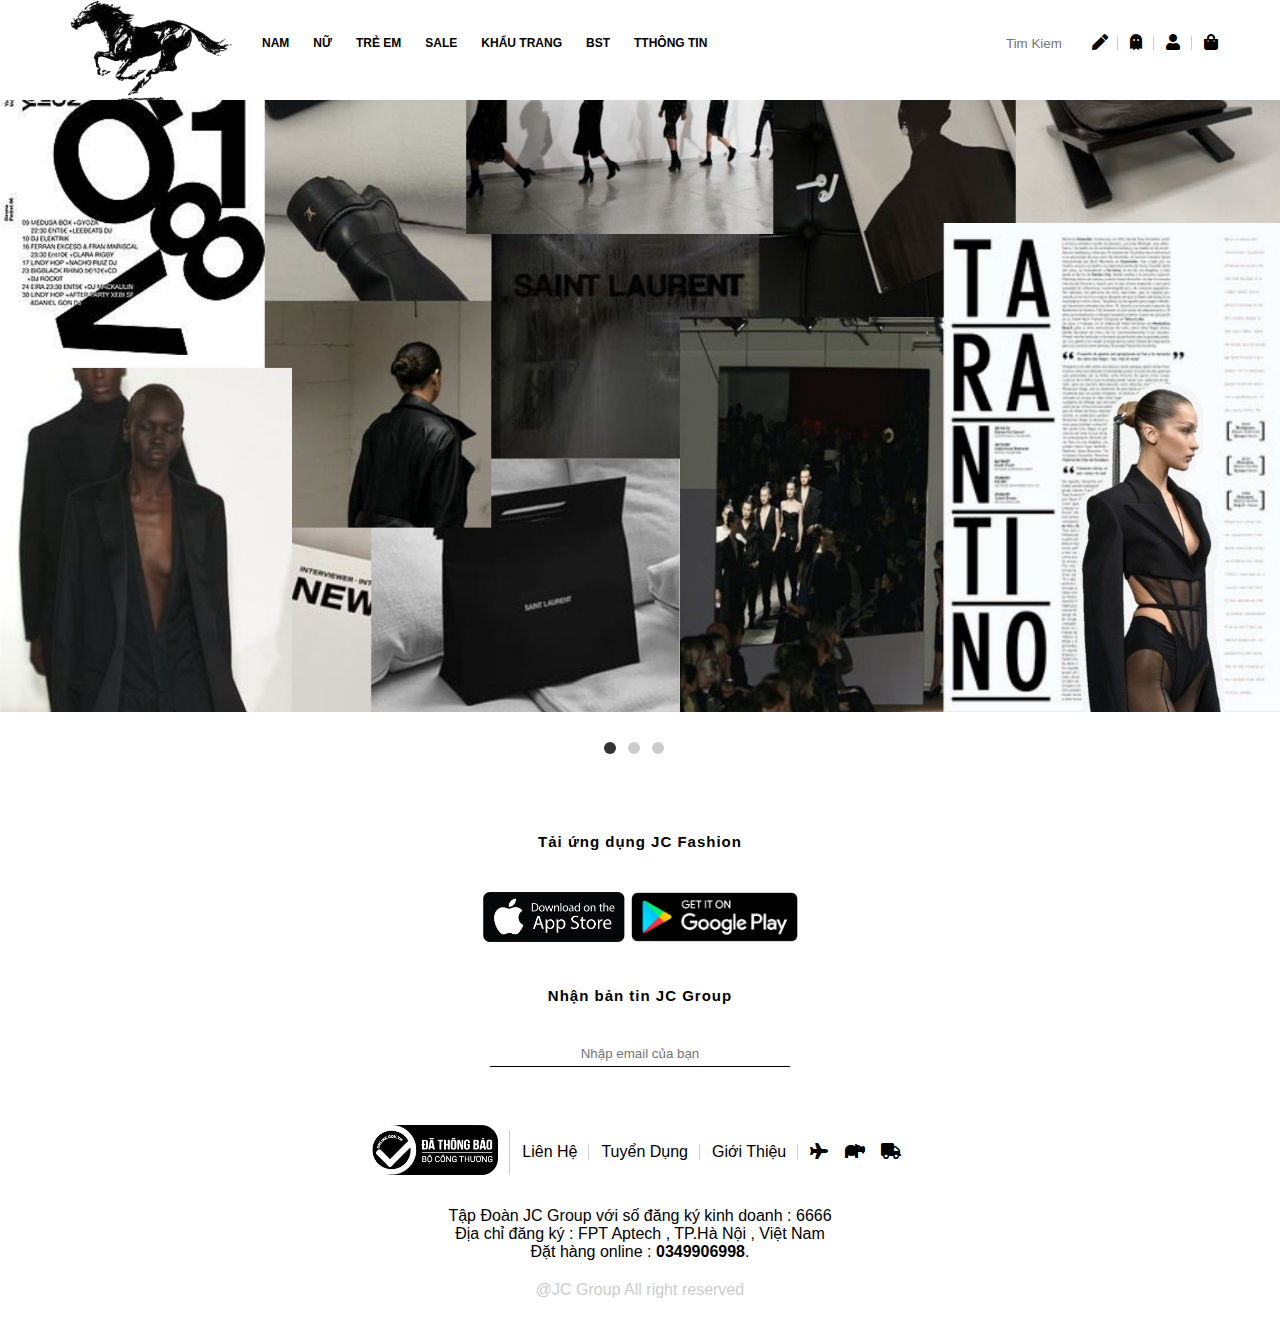
<file: index.html>
<!DOCTYPE html>
<html lang="en">
    <head>
        <meta charset="UTF-8">
        <meta name="viewport" content="width=device-width, initial-scale=1.0">
        <link rel="stylesheet"
            href="https://use.fontawesome.com/releases/v5.15.4/css/all.css">
        <link rel="stylesheet" href="style.css">
        <title>Ira Shop</title>
    </head>
    <body>
        <header>
            <div class="logo">
                <a href="http://127.0.0.1:5501/index.html"><img
                        src="asset/5419e0570de8b6e0cc967b7d3437065e-removebg-preview.png"></a>
            </div>
            <div class="menu">
                <li><a href="http://127.0.0.1:5501/cartegory.html">NAM</a>
                    <ul class="sub-menu">
                        <li><a href>Hàng Mới Về</a></li>
                        <li><a href>Collection</a></li>
                        <li><a href>Áo</a>
                            <ul>
                                <li><a href>Áo sơ mi </a></li>
                                <li><a href>Áo thun</a></li>
                                <li><a href>Áo khoác</a></li>
                                <li><a href>Áo len</a></li>

                            </ul>
                        </li>
                        <li><a href>Quần</a>
                            <ul>
                                <li><a href>Quần jean</a></li>
                                <li><a href>Quần kaki</a></li>
                                <li><a href>Quần lửng</a></li>
                            </ul>
                        </li>

                    </ul>
                </li>
                <li><a href="http://127.0.0.1:5501/womencarte.html">NỮ</a></li>
                <li><a href="http://127.0.0.1:5501/womencarte.html">TRẺ
                        EM</a></li>
                <li><a
                        href="http://127.0.0.1:5501/womencarte.html">SALE</a></li>
                <li><a href="http://127.0.0.1:5501/cartegory.html">KHẨU
                        TRANG</a></li>
                <li><a
                        href="http://127.0.0.1:5501/cartegory.html">BST</a></li>
                <li><a href="http://127.0.0.1:5501/cartegory.html">TTHÔNG
                        TIN</a></li>

            </div>
            <div class="others">
                <li><input placeholder="Tim Kiem" type="text"><i
                        class="fa fa-solid fa-pen"></i></li>
                <li><a class="fa fa-solid fa-ghost" href></a></li>
                <li><a class="fa fa-solid fa-user" href></a></li>
                <li><a class="fa fa-shopping-bag" href></a></li>
            </div>

        </header>
        <!-- --------header end --------- -->
        <section id="Slider">
            <div class="aspect-ratio-169">
                <img src="asset/slide5.jpg" alt>
                <img src="asset/slide6.jpg" alt>
                <img src="asset/slide7.jpg" alt>
            </div>
            <div class="dot-container">
                <div class="dot active"></div>
                <div class="dot"></div>
                <div class="dot"></div>
            </div>
        </section>
        <!-- --------slider end --------- -->
        <section id="app-container">
            <p>Tải ứng dụng JC Fashion</p>
            <div class="app-google">
                <img src="asset/appstore.png">
                <img src="asset/chplay.png">
            </div>
            <p>Nhận bản tin JC Group</p>
            <input type="text" placeholder="Nhập email của bạn">

        </section>
        <!-- --------app end --------- -->
        <div class="footer-top">
            <li><a href><img src="asset/bct.webp" alt></a></li>
            <li><a href>Liên Hệ</a></li>
            <li><a href>Tuyển Dụng</a></li>
            <li><a href>Giới Thiệu</a></li>
            <li>
                <a href class="fa fa-solid fa-plane "></a>
                <a href class="fa fa-solid fa-hippo"></a>
                <a href class="fa fa-solid fa-truck"></a>
            </li>
        </div>
        <div class="footer-center">
            <p>Tập Đoàn JC Group với số đăng ký kinh doanh : 6666 <br>
                Địa chỉ đăng ký : FPT Aptech , TP.Hà Nội , Việt Nam <br>
                Đặt hàng online : <b>0349906998</b>.
            </p>
        </div>
        <div class="footer-bottom">
            @JC Group All right reserved
        </div>
    </body>
    <script src="adu.js">  
    </script>

</html>
</file>
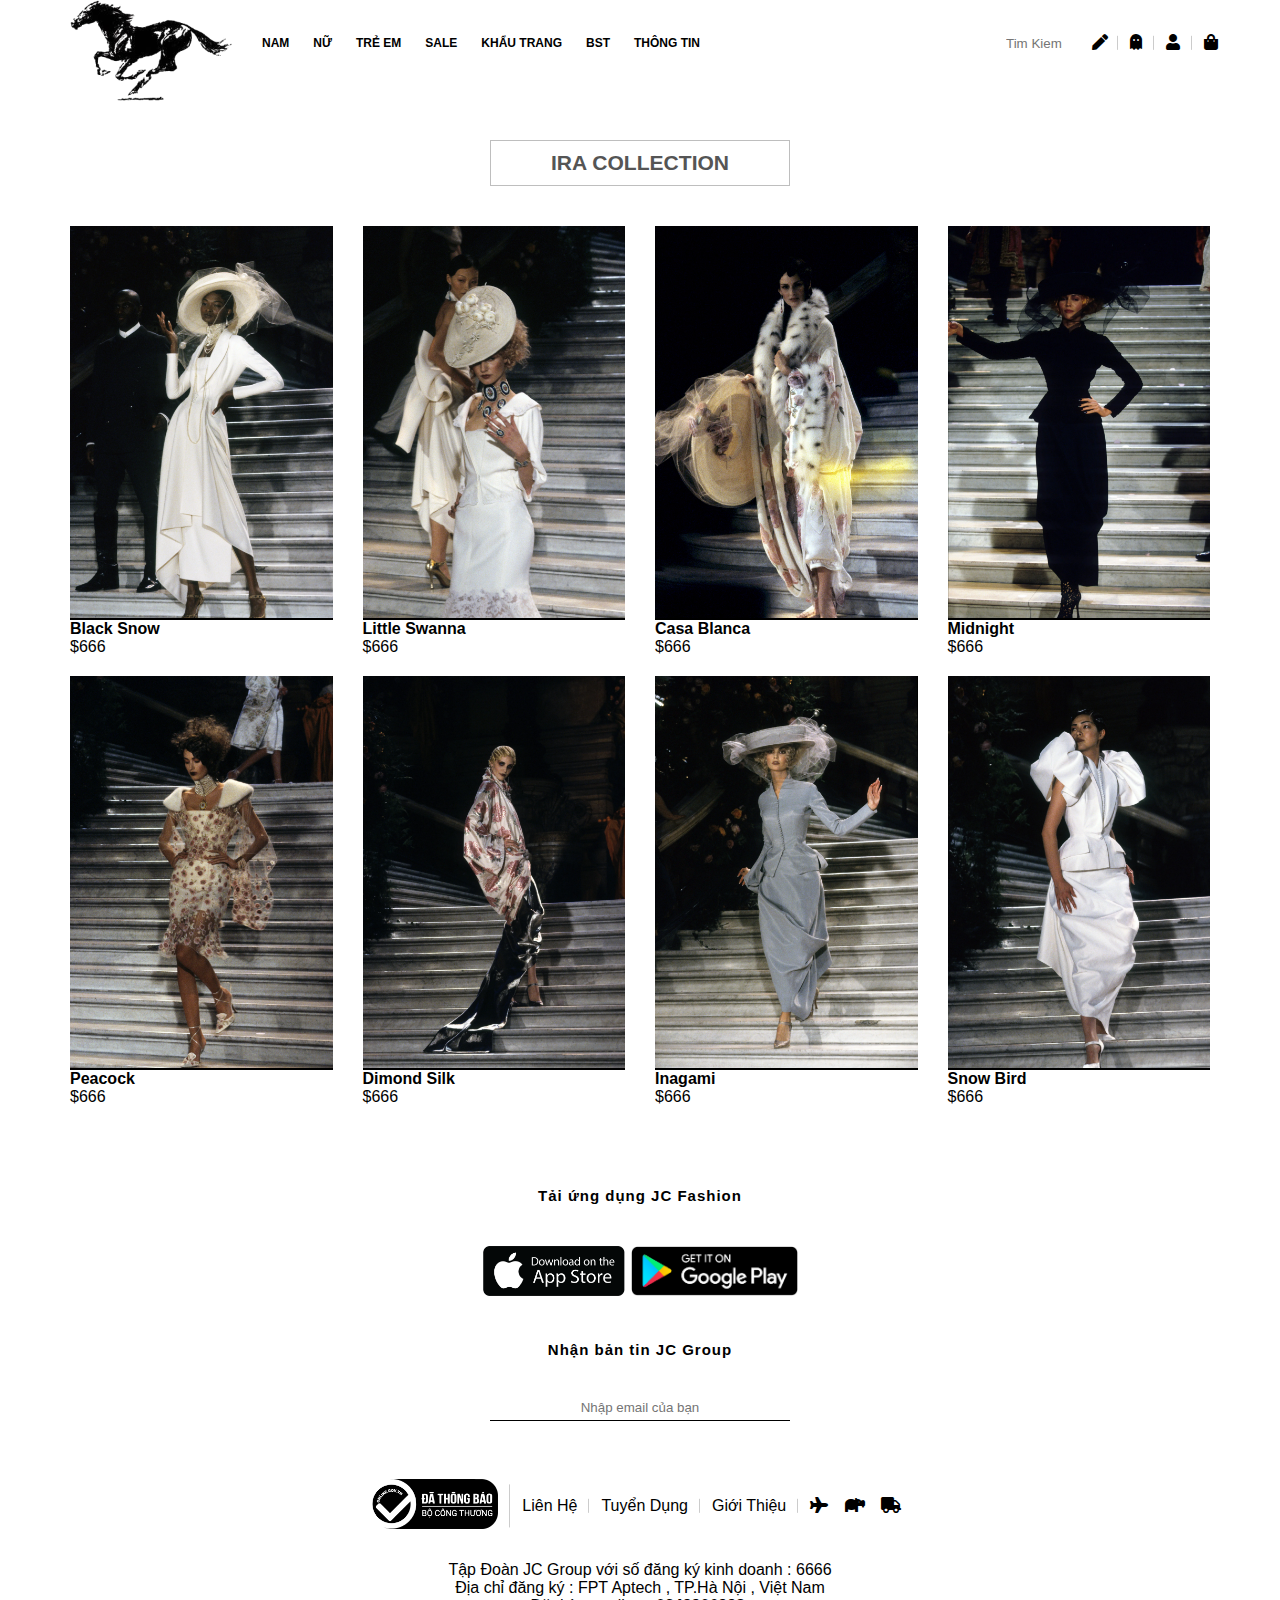
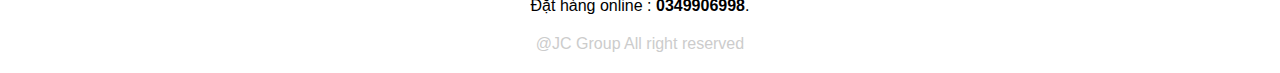
<file: cartegory.html>
<!DOCTYPE html>
<html lang="en">
    <head>
        <meta charset="UTF-8">
        <meta name="viewport" content="width=device-width, initial-scale=1.0">
        <link rel="stylesheet"
            href="https://use.fontawesome.com/releases/v5.15.4/css/all.css">
        <link rel="stylesheet" href="cartegory.css">
        <title>Ira Shop</title>
    </head>
    <body>
        <header>
            <div class="logo">
                <a href="http://127.0.0.1:5501/index.html"><img
                        src="asset/5419e0570de8b6e0cc967b7d3437065e-removebg-preview.png"></a>
            </div>
            <div class="menu">
                <li><a href="http://127.0.0.1:5501/cartegory.html">NAM</a>
                    <ul class="sub-menu">
                        <li><a href>Hàng Mới Về</a></li>
                        <li><a href>Collection</a></li>
                        <li><a href>Áo</a>
                            <ul>
                                <li><a href>Áo sơ mi </a></li>
                                <li><a href>Áo thun</a></li>
                                <li><a href>Áo khoác</a></li>
                                <li><a href>Áo len</a></li>

                            </ul>
                        </li>
                        <li><a href>Quần</a>
                            <ul>
                                <li><a href>Quần jean</a></li>
                                <li><a href>Quần kaki</a></li>
                                <li><a href>Quần lửng</a></li>
                            </ul>
                        </li>

                    </ul>
                </li>
                <li><a href="http://127.0.0.1:5501/womencarte.html">NỮ</a></li>
                <li><a href="http://127.0.0.1:5501/womencarte.html">TRẺ
                        EM</a></li>
                <li><a
                        href="http://127.0.0.1:5501/womencarte.html">SALE</a></li>
                <li><a
                        href="http://127.0.0.1:5501/cartegory.html">KHẨU
                        TRANG</a></li>
                <li><a
                        href="http://127.0.0.1:5501/cartegory.html">BST</a></li>
                <li><a href="http://127.0.0.1:5501/cartegory.html">THÔNG
                        TIN</a></li>

            </div>
            <div class="others">
                <li><input placeholder="Tim Kiem" type="text"><i
                        class="fa fa-solid fa-pen"></i></li>
                <li><a class="fa fa-solid fa-ghost" href></a></li>
                <li><a class="fa fa-solid fa-user" href></a></li>
                <li><a class="fa fa-shopping-bag" href></a></li>
            </div>

        </header>
        <!-- --------header end --------- -->
        <div id="wrapper">
            <div class="headline">
                <h3>Ira collection</h3>
            </div>
            <ul class="products">
                <li>
                    <div class="products-item">
                        <div class="products-top">
                            <a href class="products-thumb">
                                <img
                                    src="asset/CHRISTIAN-DIOR-SPRING-1998-HC-DETAIL-04-DEBRA-SHAW.webp"
                                    alt>
                            </a>
                            <a href class="show-more">SHOW MORE</a>
                        </div>
                        <div class="products-info">

                            <a href="#" class="products-name">Black Snow</a>
                            <div class="products-price">$666</div>
                        </div>
                    </div>
                </li>
                <li>
                    <div class="products-item">
                        <div class="products-top">
                            <a href class="products-thumb">
                                <img
                                    src="asset/CHRISTIAN-DIOR-SPRING-1998-HC-DETAIL-13-ESTHER-DE-JONG.webp"
                                    alt>
                            </a>
                            <a href class="show-more">SHOW MORE</a>
                        </div>
                        <div class="products-info">

                            <a href="#" class="products-name">Little Swanna</a>
                            <div class="products-price">$666</div>
                        </div>
                    </div>
                </li>
                <li>
                    <div class="products-item">
                        <div class="products-top">
                            <a href class="products-thumb">
                                <img
                                    src="asset/CHRISTIAN-DIOR-SPRING-1998-HC-DETAIL.webp"
                                    alt>
                            </a>
                            <a href class="show-more">SHOW MORE</a>
                        </div>
                        <div class="products-info">

                            <a href="#" class="products-name">Casa Blanca</a>
                            <div class="products-price">$666</div>
                        </div>
                    </div>
                </li>
                <li>
                    <div class="products-item">
                        <div class="products-top">
                            <a href class="products-thumb">
                                <img
                                    src="asset/CHRISTIAN-DIOR-SPRING-1998-HC-DETAIL-11.webp"
                                    alt>
                            </a>
                            <a href class="show-more">SHOW MORE</a>
                        </div>
                        <div class="products-info">

                            <a href="#" class="products-name">Midnight </a>
                            <div class="products-price">$666</div>
                        </div>
                    </div>
                </li>
                <li>
                    <div class="products-item">
                        <div class="products-top">
                            <a href class="products-thumb">
                                <img
                                    src="asset/CHRISTIAN-DIOR-SPRING-1998-HC-10.webp"
                                    alt>
                            </a>
                            <a href class="show-more">SHOW MORE</a>
                        </div>
                        <div class="products-info">

                            <a href="#" class="products-name">Peacock</a>
                            <div class="products-price">$666</div>
                        </div>
                    </div>
                </li>
                <li>
                    <div class="products-item">
                        <div class="products-top">
                            <a href class="products-thumb">
                                <img
                                    src="asset/CHRISTIAN-DIOR-SPRING-1998-HC-21-NADJA-AUERMANN.webp"
                                    alt>
                            </a>
                            <a href class="show-more">SHOW MORE</a>
                        </div>
                        <div class="products-info">

                            <a href="#" class="products-name">Dimond Silk</a>
                            <div class="products-price">$666</div>
                        </div>
                    </div>
                </li>
                <li>
                    <div class="products-item">
                        <div class="products-top">
                            <a href class="products-thumb">
                                <img
                                    src="asset/CHRISTIAN-DIOR-SPRING-1998-HC-06-EUGENIA-SILVA.webp"
                                    alt>
                            </a>
                            <a href class="show-more">SHOW MORE</a>
                        </div>
                        <div class="products-info">

                            <a href="#" class="products-name">Inagami</a>
                            <div class="products-price">$666</div>
                        </div>
                    </div>
                </li>
                <li>
                    <div class="products-item">
                        <div class="products-top">
                            <a href class="products-thumb">
                                <img
                                    src="asset/CHRISTIAN-DIOR-SPRING-1998-HC-08.webp"
                                    alt>
                            </a>
                            <a href class="show-more">SHOW MORE</a>
                        </div>
                        <div class="products-info">

                            <a href="#" class="products-name">Snow Bird</a>
                            <div class="products-price">$666</div>
                        </div>
                    </div>
                </li>
            </ul>
        </div>
        <section id="app-container">
            <p>Tải ứng dụng JC Fashion</p>
            <div class="app-google">
                <img src="asset/appstore.png">
                <img src="asset/chplay.png">
            </div>
            <p>Nhận bản tin JC Group</p>
            <input type="text" placeholder="Nhập email của bạn">

        </section>
        <!-- --------app end --------- -->
        <div class="footer-top">
            <li><a href><img src="asset/bct.webp" alt></a></li>
            <li><a href>Liên Hệ</a></li>
            <li><a href>Tuyển Dụng</a></li>
            <li><a href>Giới Thiệu</a></li>
            <li>
                <a href class="fa fa-solid fa-plane "></a>
                <a href class="fa fa-solid fa-hippo"></a>
                <a href class="fa fa-solid fa-truck"></a>
            </li>
        </div>
        <div class="footer-center">
            <p>Tập Đoàn JC Group với số đăng ký kinh doanh : 6666 <br>
                Địa chỉ đăng ký : FPT Aptech , TP.Hà Nội , Việt Nam <br>
                Đặt hàng online : <b>0349906998</b>.
            </p>
        </div>
        <div class="footer-bottom">
            @JC Group All right reserved
        </div>
    </body>
    <script src="adu.js">  
    </script>

</html>
</file>
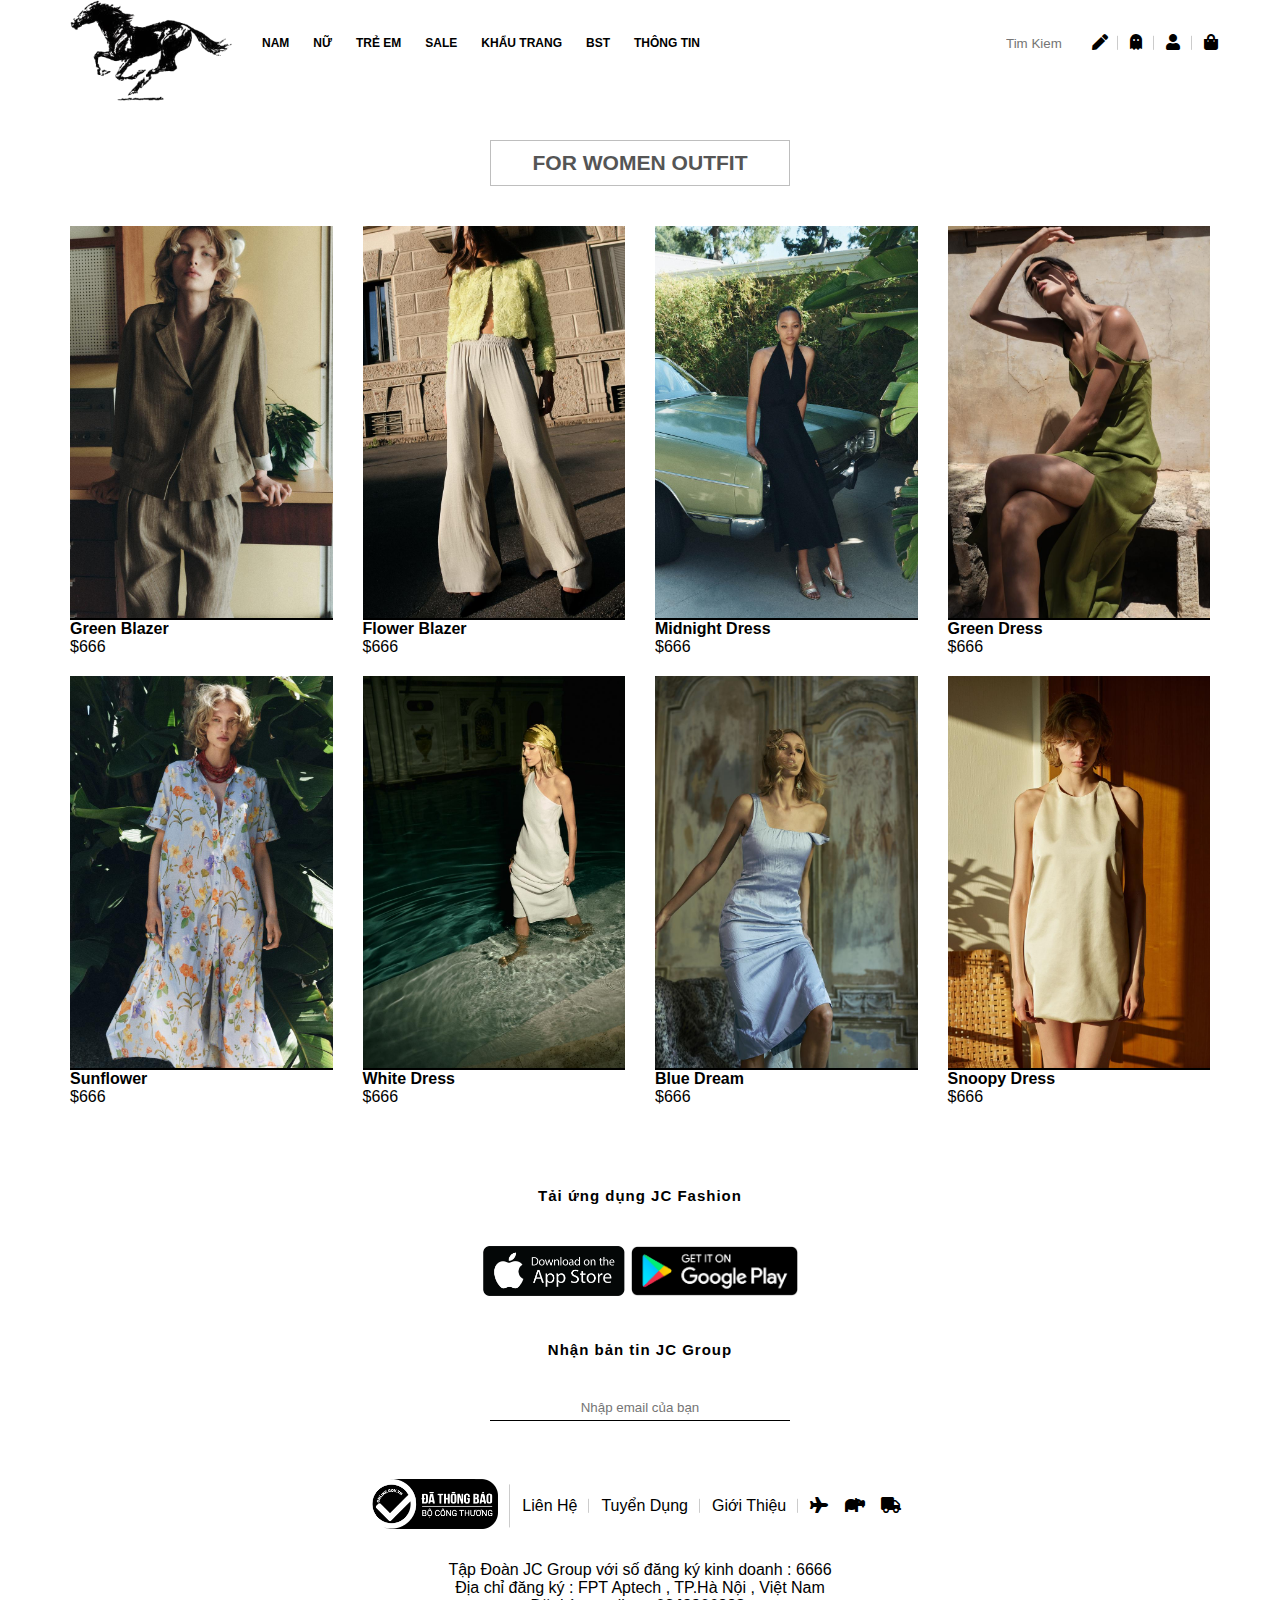
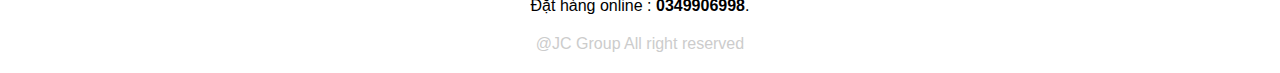
<file: womencarte.html>
<!DOCTYPE html>
<html lang="en">
    <head>
        <meta charset="UTF-8">
        <meta name="viewport" content="width=device-width, initial-scale=1.0">
        <link rel="stylesheet"
            href="https://use.fontawesome.com/releases/v5.15.4/css/all.css">
        <link rel="stylesheet" href="womencarte.css">
        <title>Ira Shop</title>
    </head>
    <body>
        <header>
            <div class="logo">
                <a href="http://127.0.0.1:5501/index.html"><img
                        src="asset/5419e0570de8b6e0cc967b7d3437065e-removebg-preview.png"></a>
            </div>
            <div class="menu">
                <li><a href>NAM</a>
                    <ul class="sub-menu">
                        <li><a href>Hàng Mới Về</a></li>
                        <li><a href>Collection</a></li>
                        <li><a href>Áo</a>
                            <ul>
                                <li><a href>Áo sơ mi </a></li>
                                <li><a href>Áo thun</a></li>
                                <li><a href>Áo khoác</a></li>
                                <li><a href>Áo len</a></li>

                            </ul>
                        </li>
                        <li><a href>Quần</a>
                            <ul>
                                <li><a href>Quần jean</a></li>
                                <li><a href>Quần kaki</a></li>
                                <li><a href>Quần lửng</a></li>
                            </ul>
                        </li>

                    </ul>
                </li>
                <li><a href="http://127.0.0.1:5501/womencarte.html">NỮ</a></li>
                <li><a href>TRẺ EM</a></li>
                <li><a href>SALE</a></li>
                <li><a href>KHẨU TRANG</a></li>
                <li><a
                        href="http://127.0.0.1:5501/cartegory.html">BST</a></li>
                <li><a href>THÔNG TIN</a></li>

            </div>
            <div class="others">
                <li><input placeholder="Tim Kiem" type="text"><i
                        class="fa fa-solid fa-pen"></i></li>
                <li><a class="fa fa-solid fa-ghost" href></a></li>
                <li><a class="fa fa-solid fa-user" href></a></li>
                <li><a class="fa fa-shopping-bag" href></a></li>
            </div>

        </header>
        <!-- --------header end --------- -->
        <div id="wrapper">
            <div class="headline">
                <h3>For Women Outfit</h3>
            </div>
            <ul class="products">
                <li>
                    <div class="products-item">
                        <div class="products-top">
                            <a
                                href="http://127.0.0.1:5501/product%20list/product1.html"
                                class="products-thumb">
                                <img
                                    src="asset/ao1.jpg"
                                    alt>
                            </a>
                            <a
                                href="http://127.0.0.1:5501/product%20list/product1.html"
                                class="show-more">SHOW MORE</a>
                        </div>
                        <div class="products-info">

                            <a href="#" class="products-name">Green Blazer</a>
                            <div class="products-price">$666</div>
                        </div>
                    </div>
                </li>
                <li>
                    <div class="products-item">
                        <div class="products-top">
                            <a
                                href="http://127.0.0.1:5501/product%20list/product2.html"
                                class="products-thumb">
                                <img
                                    src="asset/ao2.jpg"
                                    alt>
                            </a>
                            <a
                                href="http://127.0.0.1:5501/product%20list/product2.html"
                                class="show-more">SHOW MORE</a>
                        </div>
                        <div class="products-info">

                            <a href="#" class="products-name">Flower Blazer</a>
                            <div class="products-price">$666</div>
                        </div>
                    </div>
                </li>
                <li>
                    <div class="products-item">
                        <div class="products-top">
                            <a
                                href="http://127.0.0.1:5501/product%20list/product3.html"
                                class="products-thumb">
                                <img
                                    src="asset/ao3.jpg"
                                    alt>
                            </a>
                            <a
                                href="http://127.0.0.1:5501/product%20list/product3.html"
                                class="show-more">SHOW MORE</a>
                        </div>
                        <div class="products-info">

                            <a href="#" class="products-name">Midnight Dress</a>
                            <div class="products-price">$666</div>
                        </div>
                    </div>
                </li>
                <li>
                    <div class="products-item">
                        <div class="products-top">
                            <a
                                href="http://127.0.0.1:5501/product%20list/product4.html"
                                class="products-thumb">
                                <img
                                    src="asset/ao4.jpg"
                                    alt>
                            </a>
                            <a
                                href="http://127.0.0.1:5501/product%20list/product4.html"
                                class="show-more">SHOW MORE</a>
                        </div>
                        <div class="products-info">

                            <a href="#" class="products-name">Green Dress</a>
                            <div class="products-price">$666</div>
                        </div>
                    </div>
                </li>
                <li>
                    <div class="products-item">
                        <div class="products-top">
                            <a
                                href="http://127.0.0.1:5501/product%20list/product5.html"
                                class="products-thumb">
                                <img
                                    src="asset/ao5.jpg"
                                    alt>
                            </a>
                            <a
                                href="http://127.0.0.1:5501/product%20list/product5.html"
                                class="show-more">SHOW MORE</a>
                        </div>
                        <div class="products-info">

                            <a href="#" class="products-name">Sunflower</a>
                            <div class="products-price">$666</div>
                        </div>
                    </div>
                </li>
                <li>
                    <div class="products-item">
                        <div class="products-top">
                            <a
                                href="http://127.0.0.1:5501/product%20list/product6.html"
                                class="products-thumb">
                                <img
                                    src="asset/ao6.jpg"
                                    alt>
                            </a>
                            <a
                                href="http://127.0.0.1:5501/product%20list/product6.html"
                                class="show-more">SHOW MORE</a>
                        </div>
                        <div class="products-info">

                            <a href="#" class="products-name">White Dress</a>
                            <div class="products-price">$666</div>
                        </div>
                    </div>
                </li>
                <li>
                    <div class="products-item">
                        <div class="products-top">
                            <a
                                href="http://127.0.0.1:5501/product%20list/product7.html"
                                class="products-thumb">
                                <img
                                    src="asset/ao7.jpg"
                                    alt>
                            </a>
                            <a
                                href="http://127.0.0.1:5501/product%20list/product7.html"
                                class="show-more">SHOW MORE</a>
                        </div>
                        <div class="products-info">

                            <a href="#" class="products-name">Blue Dream</a>
                            <div class="products-price">$666</div>
                        </div>
                    </div>
                </li>
                <li>
                    <div class="products-item">
                        <div class="products-top">
                            <a
                                href="http://127.0.0.1:5501/product%20list/product8.html"
                                class="products-thumb">
                                <img
                                    src="asset/ao8.jpg"
                                    alt>
                            </a>
                            <a
                                href="http://127.0.0.1:5501/product%20list/product8.html"
                                class="show-more">SHOW MORE</a>
                        </div>
                        <div class="products-info">

                            <a href="#" class="products-name">Snoopy Dress</a>
                            <div class="products-price">$666</div>
                        </div>
                    </div>
                </li>
            </ul>
        </div>
        <section id="app-container">
            <p>Tải ứng dụng JC Fashion</p>
            <div class="app-google">
                <img src="asset/appstore.png">
                <img src="asset/chplay.png">
            </div>
            <p>Nhận bản tin JC Group</p>
            <input type="text" placeholder="Nhập email của bạn">

        </section>
        <!-- --------app end --------- -->
        <div class="footer-top">
            <li><a href><img src="asset/bct.webp" alt></a></li>
            <li><a href>Liên Hệ</a></li>
            <li><a href>Tuyển Dụng</a></li>
            <li><a href>Giới Thiệu</a></li>
            <li>
                <a href class="fa fa-solid fa-plane "></a>
                <a href class="fa fa-solid fa-hippo"></a>
                <a href class="fa fa-solid fa-truck"></a>
            </li>
        </div>
        <div class="footer-center">
            <p>Tập Đoàn JC Group với số đăng ký kinh doanh : 6666 <br>
                Địa chỉ đăng ký : FPT Aptech , TP.Hà Nội , Việt Nam <br>
                Đặt hàng online : <b>0349906998</b>.
            </p>
        </div>
        <div class="footer-bottom">
            @JC Group All right reserved
        </div>
    </body>
    <script src="adu.js">  
    </script>

</html>
</file>
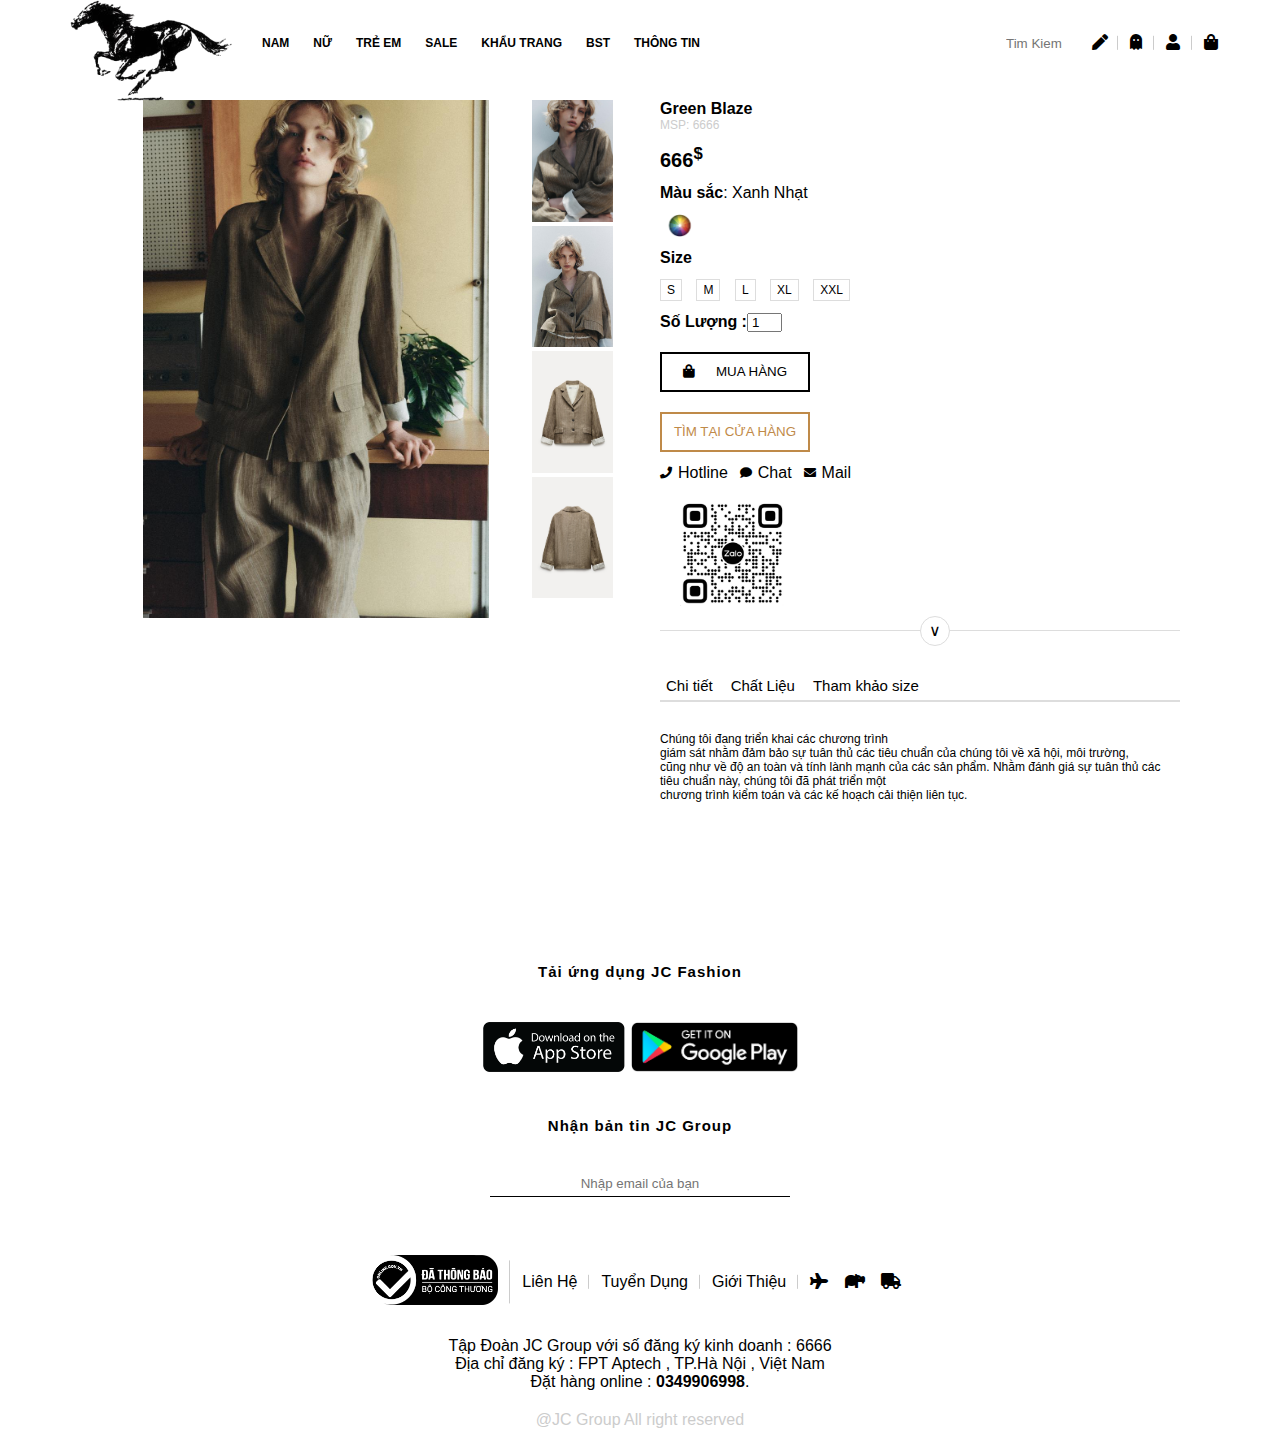
<file: product list/product1.html>
<!DOCTYPE html>
<html lang="en">
    <head>
        <meta charset="UTF-8">
        <meta name="viewport" content="width=device-width, initial-scale=1.0">
        <link rel="stylesheet"
            href="https://use.fontawesome.com/releases/v5.15.4/css/all.css">
        <link rel="stylesheet" href="product1.css">
        <title>Ira Shop</title>
    </head>
    <body>
        <header>
            <div class="logo">
                <a href="http://127.0.0.1:5501/index.html"><img
                        src="../asset/5419e0570de8b6e0cc967b7d3437065e-removebg-preview.png"></a>
            </div>
            <div class="menu">
                <li><a href>NAM</a>
                    <ul class="sub-menu">
                        <li><a href>Hàng Mới Về</a></li>
                        <li><a href>Collection</a></li>
                        <li><a href>Áo</a>
                            <ul>
                                <li><a href>Áo sơ mi </a></li>
                                <li><a href>Áo thun</a></li>
                                <li><a href>Áo khoác</a></li>
                                <li><a href>Áo len</a></li>

                            </ul>
                        </li>
                        <li><a href>Quần</a>
                            <ul>
                                <li><a href>Quần jean</a></li>
                                <li><a href>Quần kaki</a></li>
                                <li><a href>Quần lửng</a></li>
                            </ul>
                        </li>

                    </ul>
                </li>
                <li><a href="http://127.0.0.1:5501/womencarte.html">NỮ</a></li>
                <li><a href>TRẺ EM</a></li>
                <li><a href>SALE</a></li>
                <li><a href>KHẨU TRANG</a></li>
                <li><a
                        href="http://127.0.0.1:5501/cartegory.html">BST</a></li>
                <li><a href>THÔNG TIN</a></li>

            </div>
            <div class="others">
                <li><input placeholder="Tim Kiem" type="text"><i
                        class="fa fa-solid fa-pen"></i></li>
                <li><a class="fa fa-solid fa-ghost" href></a></li>
                <li><a class="fa fa-solid fa-user" href></a></li>
                <li><a class="fa fa-shopping-bag" href></a></li>
            </div>

        </header>
        <!-- --------header end-------------- -->
        <section class="product">

            <div class="product-content row">
                <div class="product-content-left row">
                    <div class="product-content-left-big-img">
                        <img src="../asset/ao1.jpg" alt>

                    </div>
                    <div class="product-content-left-small-img">
                        <img src="../asset/ao1-a.jpg" alt>
                        <img src="../asset/ao1-b.jpg" alt>
                        <img src="../asset/ao1-c.jpg" alt>
                        <img src="../asset/ao1-z.jpg" alt>
                    </div>

                </div>
                <div class="product-content-right">
                    <div class="product-content-right-name">
                        <h1>Green Blaze</h1>
                        <p>MSP: 6666</p>
                    </div>
                    <div class="product-content-right-price">
                        <p>666<sup>$</sup></p>
                    </div>
                    <div class="product-content-right-color">
                        <p><span style="font-weight: bold;">Màu sắc</span>:
                            Xanh Nhạt</p>
                        <div class="product-content-right-color-img">
                            <img
                                src="../asset/color-wheel-removebg-preview.png"
                                alt>
                        </div>
                    </div>
                    <div class="product-content-right-size">
                        <p style="font-weight: bold;">Size</p>
                        <div class="size">
                            <span>S</span>
                            <span>M</span>
                            <span>L</span>
                            <span>XL</span>
                            <span>XXL</span>
                        </div>
                    </div>
                    <div class="quantity">
                        <p style="font-weight: bold;">Số Lượng :</p>
                        <input type="number" min="0" value="1">
                    </div>
                    <p style="color: red;"></p>
                    <div class="product-content-right-button">
                        <button><i class="fa fa-shopping-bag"></i><p>MUA
                                HÀNG</p></button>
                        <button><p>TÌM TẠI CỬA HÀNG</p></button>
                    </div>
                    <div class="product-content-right-icon">
                        <div class="product-content-right-icon-item">
                            <i
                                class="fa fa-solid fa-phone"></i><p>Hotline</p>
                        </div>
                        <div class="product-content-right-icon-item">
                            <i
                                class="fa fa-solid fa-comment"></i><p>Chat</p>
                        </div>
                        <div class="product-content-right-icon-item">
                            <i
                                class="fa fa-solid fa-envelope"></i><p>Mail</p>
                        </div>
                    </div>
                    <div class="product-content-right-qr">
                        <img
                            src="../asset/qr.jfif"
                            alt>
                    </div>
                    <div class="product-content-right-bottom">
                        <div class="product-content-right-bottom-top">
                            &#8744;
                        </div>
                        <div
                            class="product-content-right-bottom-content-big">
                            <div
                                class="product-content-right-bottom-content-title row">
                                <div
                                    class="product-content-right-bottom-content-title-item chitiet">
                                    <p>Chi tiết</p>
                                </div>
                                <div
                                    class="product-content-right-bottom-content-title-item chatlieu">
                                    <p>Chất Liệu</p>
                                </div>
                                <div
                                    class="product-content-right-bottom-content-title-item">
                                    <p>Tham khảo size</p>
                                </div>
                            </div>
                            <div
                                class="product-content-right-bottom-content">
                                <div
                                    class="product-content-right-bottom-content-chitiet">
                                    Chúng tôi đang triển khai các chương
                                    trình<br>
                                    giám sát nhằm đảm bảo sự tuân thủ các
                                    tiêu
                                    chuẩn của chúng tôi về xã hội, môi
                                    trường,<br>
                                    cũng như về độ an toàn và tính lành mạnh
                                    của
                                    các sản phẩm. Nhằm đánh giá sự tuân thủ
                                    các
                                    tiêu chuẩn này, chúng tôi đã phát triển
                                    một<br>
                                    chương trình kiểm toán và các kế hoạch
                                    cải
                                    thiện liên tục.
                                </div>
                                <div
                                    class="product-content-right-bottom-content-chatlieu">
                                    SỢI LINEN CHÂU ÂU ĐƯỢC CHỨNG NHẬN <br>
                                    Cây lanh ở châu Âu được gieo trồng mà
                                    không sử dụng các hạt giống biến đổi gen
                                    và hạn chế sử dụng thuốc trừ sâu và phân
                                    bón<br>. Sản xuất tại Tây Âu, với toàn
                                    bộ chuỗi giá trị được theo dõi để đảm
                                    bảo tuân thủ tiêu chuẩn EUROPEAN FLAX™
                                    của Liên minh Sợi Linen và Sợi Gai
                                    dầu<br>
                                    châu Âu (Alliance for European
                                    Flax-Linen and Hemp).</div>
                            </div>
                        </div>
                    </div>

                </div>
            </div>

        </section>

        <section id="app-container">
            <p>Tải ứng dụng JC Fashion</p>
            <div class="app-google">
                <img src="../asset/appstore.png">
                <img src="../asset/chplay.png">
            </div>
            <p>Nhận bản tin JC Group</p>
            <input type="text" placeholder="Nhập email của bạn">

        </section>
        <!-- --------app end --------- -->
        <div class="footer-top">
            <li><a href><img src="../asset/bct.webp" alt></a></li>
            <li><a href>Liên Hệ</a></li>
            <li><a href>Tuyển Dụng</a></li>
            <li><a href>Giới Thiệu</a></li>
            <li>
                <a href class="fa fa-solid fa-plane "></a>
                <a href class="fa fa-solid fa-hippo"></a>
                <a href class="fa fa-solid fa-truck"></a>
            </li>
        </div>
        <div class="footer-center">
            <p>Tập Đoàn JC Group với số đăng ký kinh doanh : 6666 <br>
                Địa chỉ đăng ký : FPT Aptech , TP.Hà Nội , Việt Nam <br>
                Đặt hàng online : <b>0349906998</b>.
            </p>
        </div>
        <div class="footer-bottom">
            @JC Group All right reserved
        </div>
    </body>
    <script src="product.js">  
    </script>

</html>
</file>
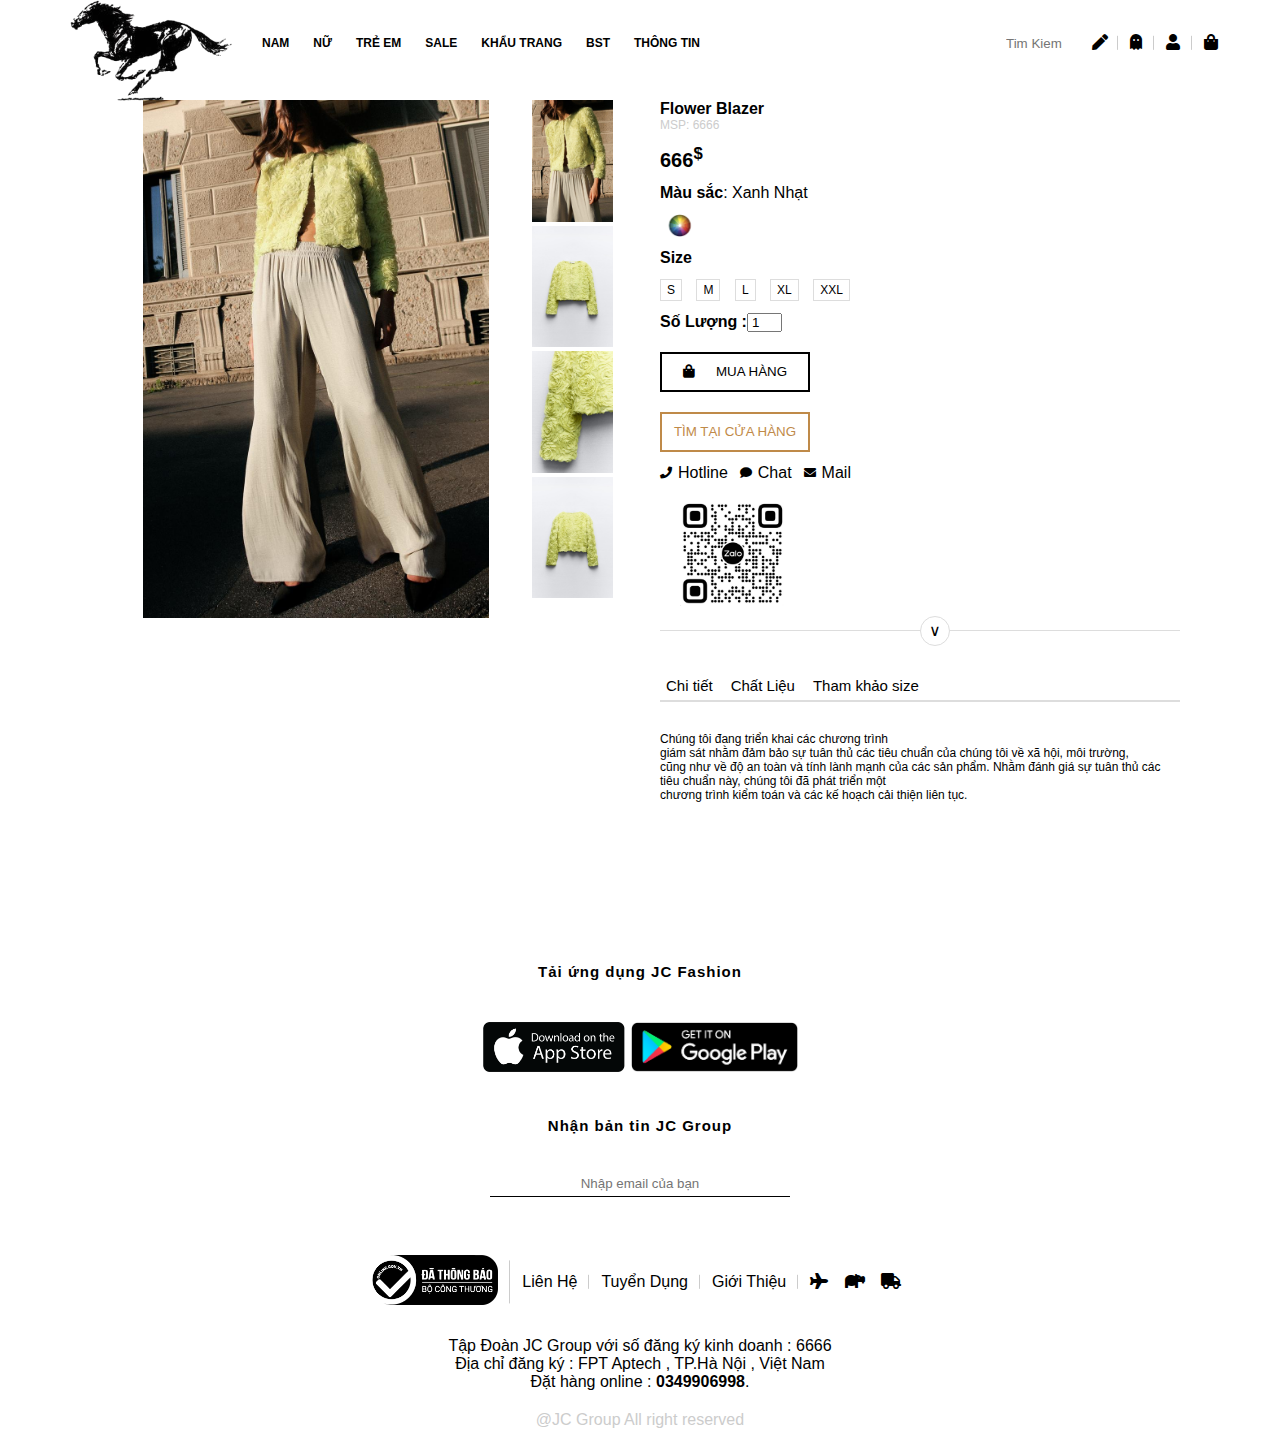
<file: product list/product2.html>
<!DOCTYPE html>
<html lang="en">
    <head>
        <meta charset="UTF-8">
        <meta name="viewport" content="width=device-width, initial-scale=1.0">
        <link rel="stylesheet"
            href="https://use.fontawesome.com/releases/v5.15.4/css/all.css">
        <link rel="stylesheet" href="product1.css">
        <title>Ira Shop</title>
    </head>
    <body>
        <header>
            <div class="logo">
                <a href="http://127.0.0.1:5501/index.html"><img
                        src="../asset/5419e0570de8b6e0cc967b7d3437065e-removebg-preview.png"></a>
            </div>
            <div class="menu">
                <li><a href>NAM</a>
                    <ul class="sub-menu">
                        <li><a href>Hàng Mới Về</a></li>
                        <li><a href>Collection</a></li>
                        <li><a href>Áo</a>
                            <ul>
                                <li><a href>Áo sơ mi </a></li>
                                <li><a href>Áo thun</a></li>
                                <li><a href>Áo khoác</a></li>
                                <li><a href>Áo len</a></li>

                            </ul>
                        </li>
                        <li><a href>Quần</a>
                            <ul>
                                <li><a href>Quần jean</a></li>
                                <li><a href>Quần kaki</a></li>
                                <li><a href>Quần lửng</a></li>
                            </ul>
                        </li>

                    </ul>
                </li>
                <li><a href="http://127.0.0.1:5501/womencarte.html">NỮ</a></li>
                <li><a href>TRẺ EM</a></li>
                <li><a href>SALE</a></li>
                <li><a href>KHẨU TRANG</a></li>
                <li><a
                        href="http://127.0.0.1:5501/cartegory.html">BST</a></li>
                <li><a href>THÔNG TIN</a></li>

            </div>
            <div class="others">
                <li><input placeholder="Tim Kiem" type="text"><i
                        class="fa fa-solid fa-pen"></i></li>
                <li><a class="fa fa-solid fa-ghost" href></a></li>
                <li><a class="fa fa-solid fa-user" href></a></li>
                <li><a class="fa fa-shopping-bag" href></a></li>
            </div>

        </header>
        <!-- --------header end-------------- -->
        <section class="product">
            <div class="container">
                <div class="product-content row">
                    <div class="product-content-left row">
                        <div class="product-content-left-big-img">
                            <img src="../asset/ao2.jpg" alt>

                        </div>
                        <div class="product-content-left-small-img">
                            <img src="../asset/ao2-b.jpg" alt>
                            <img src="../asset/ao2-c.jpg" alt>
                            <img src="../asset/ao2-g.jpg" alt>
                            <img src="../asset/ao2-z.jpg" alt>
                        </div>

                    </div>
                    <div class="product-content-right">
                        <div class="product-content-right-name">
                            <h1>Flower Blazer</h1>
                            <p>MSP: 6666</p>
                        </div>
                        <div class="product-content-right-price">
                            <p>666<sup>$</sup></p>
                        </div>
                        <div class="product-content-right-color">
                            <p><span style="font-weight: bold;">Màu sắc</span>:
                                Xanh Nhạt</p>
                            <div class="product-content-right-color-img">
                                <img
                                    src="../asset/color-wheel-removebg-preview.png"
                                    alt>
                            </div>
                        </div>
                        <div class="product-content-right-size">
                            <p style="font-weight: bold;">Size</p>
                            <div class="size">
                                <span>S</span>
                                <span>M</span>
                                <span>L</span>
                                <span>XL</span>
                                <span>XXL</span>
                            </div>
                        </div>
                        <div class="quantity">
                            <p style="font-weight: bold;">Số Lượng :</p>
                            <input type="number" min="0" value="1">
                        </div>
                        <p style="color: red;"></p>
                        <div class="product-content-right-button">
                            <button><i class="fa fa-shopping-bag"></i><p>MUA
                                    HÀNG</p></button>
                            <button><p>TÌM TẠI CỬA HÀNG</p></button>
                        </div>
                        <div class="product-content-right-icon">
                            <div class="product-content-right-icon-item">
                                <i
                                    class="fa fa-solid fa-phone"></i><p>Hotline</p>
                            </div>
                            <div class="product-content-right-icon-item">
                                <i
                                    class="fa fa-solid fa-comment"></i><p>Chat</p>
                            </div>
                            <div class="product-content-right-icon-item">
                                <i
                                    class="fa fa-solid fa-envelope"></i><p>Mail</p>
                            </div>
                        </div>
                        <div class="product-content-right-qr">
                            <img
                                src="../asset/qr.jfif"
                                alt>
                        </div>
                        <div class="product-content-right-bottom">
                            <div class="product-content-right-bottom-top">
                                &#8744;
                            </div>
                            <div
                                class="product-content-right-bottom-content-big">
                                <div
                                    class="product-content-right-bottom-content-title row">
                                    <div
                                        class="product-content-right-bottom-content-title-item chitiet">
                                        <p>Chi tiết</p>
                                    </div>
                                    <div
                                        class="product-content-right-bottom-content-title-item chatlieu">
                                        <p>Chất Liệu</p>
                                    </div>
                                    <div
                                        class="product-content-right-bottom-content-title-item">
                                        <p>Tham khảo size</p>
                                    </div>
                                </div>
                                <div
                                    class="product-content-right-bottom-content">
                                    <div
                                        class="product-content-right-bottom-content-chitiet">
                                        Chúng tôi đang triển khai các chương
                                        trình<br>
                                        giám sát nhằm đảm bảo sự tuân thủ các
                                        tiêu
                                        chuẩn của chúng tôi về xã hội, môi
                                        trường,<br>
                                        cũng như về độ an toàn và tính lành mạnh
                                        của
                                        các sản phẩm. Nhằm đánh giá sự tuân thủ
                                        các
                                        tiêu chuẩn này, chúng tôi đã phát triển
                                        một<br>
                                        chương trình kiểm toán và các kế hoạch
                                        cải
                                        thiện liên tục.
                                    </div>
                                    <div
                                        class="product-content-right-bottom-content-chatlieu">
                                        SỢI LINEN CHÂU ÂU ĐƯỢC CHỨNG NHẬN <br>
                                        Cây lanh ở châu Âu được gieo trồng mà
                                        không sử dụng các hạt giống biến đổi gen
                                        và hạn chế sử dụng thuốc trừ sâu và phân
                                        bón<br>. Sản xuất tại Tây Âu, với toàn
                                        bộ chuỗi giá trị được theo dõi để đảm
                                        bảo tuân thủ tiêu chuẩn EUROPEAN FLAX™
                                        của Liên minh Sợi Linen và Sợi Gai
                                        dầu<br>
                                        châu Âu (Alliance for European
                                        Flax-Linen and Hemp).</div>
                                </div>
                            </div>
                        </div>

                    </div>
                </div>
            </div>
        </section>

        <section id="app-container">
            <p>Tải ứng dụng JC Fashion</p>
            <div class="app-google">
                <img src="../asset/appstore.png">
                <img src="../asset/chplay.png">
            </div>
            <p>Nhận bản tin JC Group</p>
            <input type="text" placeholder="Nhập email của bạn">

        </section>
        <!-- --------app end --------- -->
        <div class="footer-top">
            <li><a href><img src="../asset/bct.webp" alt></a></li>
            <li><a href>Liên Hệ</a></li>
            <li><a href>Tuyển Dụng</a></li>
            <li><a href>Giới Thiệu</a></li>
            <li>
                <a href class="fa fa-solid fa-plane "></a>
                <a href class="fa fa-solid fa-hippo"></a>
                <a href class="fa fa-solid fa-truck"></a>
            </li>
        </div>
        <div class="footer-center">
            <p>Tập Đoàn JC Group với số đăng ký kinh doanh : 6666 <br>
                Địa chỉ đăng ký : FPT Aptech , TP.Hà Nội , Việt Nam <br>
                Đặt hàng online : <b>0349906998</b>.
            </p>
        </div>
        <div class="footer-bottom">
            @JC Group All right reserved
        </div>
    </body>
    <script src="product.js">  
    </script>

</html>
</file>
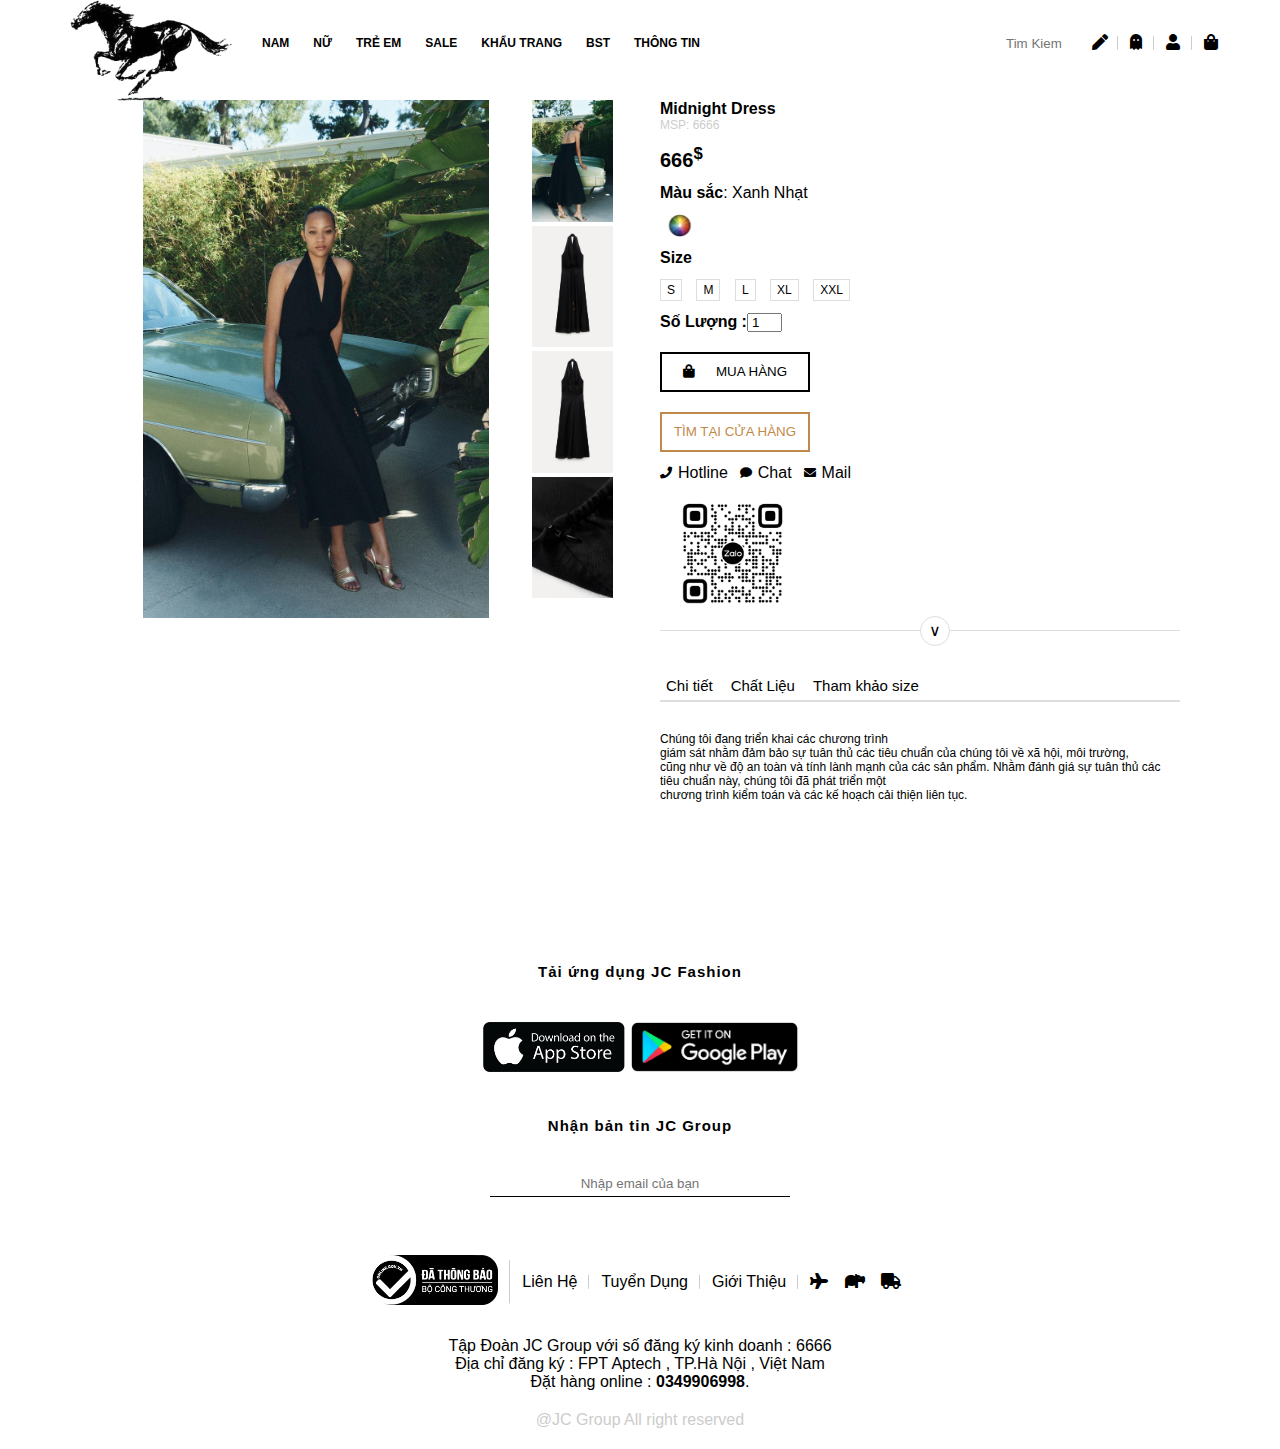
<file: product list/product3.html>
<!DOCTYPE html>
<html lang="en">
    <head>
        <meta charset="UTF-8">
        <meta name="viewport" content="width=device-width, initial-scale=1.0">
        <link rel="stylesheet"
            href="https://use.fontawesome.com/releases/v5.15.4/css/all.css">
        <link rel="stylesheet" href="product1.css">
        <title>Ira Shop</title>
    </head>
    <body>
        <header>
            <div class="logo">
                <a href="http://127.0.0.1:5501/index.html"><img
                        src="../asset/5419e0570de8b6e0cc967b7d3437065e-removebg-preview.png"></a>
            </div>
            <div class="menu">
                <li><a href>NAM</a>
                    <ul class="sub-menu">
                        <li><a href>Hàng Mới Về</a></li>
                        <li><a href>Collection</a></li>
                        <li><a href>Áo</a>
                            <ul>
                                <li><a href>Áo sơ mi </a></li>
                                <li><a href>Áo thun</a></li>
                                <li><a href>Áo khoác</a></li>
                                <li><a href>Áo len</a></li>

                            </ul>
                        </li>
                        <li><a href>Quần</a>
                            <ul>
                                <li><a href>Quần jean</a></li>
                                <li><a href>Quần kaki</a></li>
                                <li><a href>Quần lửng</a></li>
                            </ul>
                        </li>

                    </ul>
                </li>
                <li><a href="http://127.0.0.1:5501/womencarte.html">NỮ</a></li>
                <li><a href>TRẺ EM</a></li>
                <li><a href>SALE</a></li>
                <li><a href>KHẨU TRANG</a></li>
                <li><a
                        href="http://127.0.0.1:5501/cartegory.html">BST</a></li>
                <li><a href>THÔNG TIN</a></li>

            </div>
            <div class="others">
                <li><input placeholder="Tim Kiem" type="text"><i
                        class="fa fa-solid fa-pen"></i></li>
                <li><a class="fa fa-solid fa-ghost" href></a></li>
                <li><a class="fa fa-solid fa-user" href></a></li>
                <li><a class="fa fa-shopping-bag" href></a></li>
            </div>

        </header>
        <!-- --------header end-------------- -->
        <section class="product">
            <div class="container">
                <div class="product-content row">
                    <div class="product-content-left row">
                        <div class="product-content-left-big-img">
                            <img src="../asset/ao3.jpg" alt>

                        </div>
                        <div class="product-content-left-small-img">
                            <img src="../asset/ao3-b.jpg" alt>
                            <img src="../asset/ao3-c.jpg" alt>
                            <img src="../asset/ao3-d.jpg" alt>
                            <img src="../asset/ao3-z.jpg" alt>
                        </div>

                    </div>
                    <div class="product-content-right">
                        <div class="product-content-right-name">
                            <h1>Midnight Dress</h1>
                            <p>MSP: 6666</p>
                        </div>
                        <div class="product-content-right-price">
                            <p>666<sup>$</sup></p>
                        </div>
                        <div class="product-content-right-color">
                            <p><span style="font-weight: bold;">Màu sắc</span>:
                                Xanh Nhạt</p>
                            <div class="product-content-right-color-img">
                                <img
                                    src="../asset/color-wheel-removebg-preview.png"
                                    alt>
                            </div>
                        </div>
                        <div class="product-content-right-size">
                            <p style="font-weight: bold;">Size</p>
                            <div class="size">
                                <span>S</span>
                                <span>M</span>
                                <span>L</span>
                                <span>XL</span>
                                <span>XXL</span>
                            </div>
                        </div>
                        <div class="quantity">
                            <p style="font-weight: bold;">Số Lượng :</p>
                            <input type="number" min="0" value="1">
                        </div>
                        <p style="color: red;"></p>
                        <div class="product-content-right-button">
                            <button><i class="fa fa-shopping-bag"></i><p>MUA
                                    HÀNG</p></button>
                            <button><p>TÌM TẠI CỬA HÀNG</p></button>
                        </div>
                        <div class="product-content-right-icon">
                            <div class="product-content-right-icon-item">
                                <i
                                    class="fa fa-solid fa-phone"></i><p>Hotline</p>
                            </div>
                            <div class="product-content-right-icon-item">
                                <i
                                    class="fa fa-solid fa-comment"></i><p>Chat</p>
                            </div>
                            <div class="product-content-right-icon-item">
                                <i
                                    class="fa fa-solid fa-envelope"></i><p>Mail</p>
                            </div>
                        </div>
                        <div class="product-content-right-qr">
                            <img
                                src="../asset/qr.jfif"
                                alt>
                        </div>
                        <div class="product-content-right-bottom">
                            <div class="product-content-right-bottom-top">
                                &#8744;
                            </div>
                            <div
                                class="product-content-right-bottom-content-big">
                                <div
                                    class="product-content-right-bottom-content-title row">
                                    <div
                                        class="product-content-right-bottom-content-title-item chitiet">
                                        <p>Chi tiết</p>
                                    </div>
                                    <div
                                        class="product-content-right-bottom-content-title-item chatlieu">
                                        <p>Chất Liệu</p>
                                    </div>
                                    <div
                                        class="product-content-right-bottom-content-title-item">
                                        <p>Tham khảo size</p>
                                    </div>
                                </div>
                                <div
                                    class="product-content-right-bottom-content">
                                    <div
                                        class="product-content-right-bottom-content-chitiet">
                                        Chúng tôi đang triển khai các chương
                                        trình<br>
                                        giám sát nhằm đảm bảo sự tuân thủ các
                                        tiêu
                                        chuẩn của chúng tôi về xã hội, môi
                                        trường,<br>
                                        cũng như về độ an toàn và tính lành mạnh
                                        của
                                        các sản phẩm. Nhằm đánh giá sự tuân thủ
                                        các
                                        tiêu chuẩn này, chúng tôi đã phát triển
                                        một<br>
                                        chương trình kiểm toán và các kế hoạch
                                        cải
                                        thiện liên tục.
                                    </div>
                                    <div
                                        class="product-content-right-bottom-content-chatlieu">
                                        SỢI LINEN CHÂU ÂU ĐƯỢC CHỨNG NHẬN <br>
                                        Cây lanh ở châu Âu được gieo trồng mà
                                        không sử dụng các hạt giống biến đổi gen
                                        và hạn chế sử dụng thuốc trừ sâu và phân
                                        bón<br>. Sản xuất tại Tây Âu, với toàn
                                        bộ chuỗi giá trị được theo dõi để đảm
                                        bảo tuân thủ tiêu chuẩn EUROPEAN FLAX™
                                        của Liên minh Sợi Linen và Sợi Gai
                                        dầu<br>
                                        châu Âu (Alliance for European
                                        Flax-Linen and Hemp).</div>
                                </div>
                            </div>
                        </div>

                    </div>
                </div>
            </div>
        </section>

        <section id="app-container">
            <p>Tải ứng dụng JC Fashion</p>
            <div class="app-google">
                <img src="../asset/appstore.png">
                <img src="../asset/chplay.png">
            </div>
            <p>Nhận bản tin JC Group</p>
            <input type="text" placeholder="Nhập email của bạn">

        </section>
        <!-- --------app end --------- -->
        <div class="footer-top">
            <li><a href><img src="../asset/bct.webp" alt></a></li>
            <li><a href>Liên Hệ</a></li>
            <li><a href>Tuyển Dụng</a></li>
            <li><a href>Giới Thiệu</a></li>
            <li>
                <a href class="fa fa-solid fa-plane "></a>
                <a href class="fa fa-solid fa-hippo"></a>
                <a href class="fa fa-solid fa-truck"></a>
            </li>
        </div>
        <div class="footer-center">
            <p>Tập Đoàn JC Group với số đăng ký kinh doanh : 6666 <br>
                Địa chỉ đăng ký : FPT Aptech , TP.Hà Nội , Việt Nam <br>
                Đặt hàng online : <b>0349906998</b>.
            </p>
        </div>
        <div class="footer-bottom">
            @JC Group All right reserved
        </div>
    </body>
    <script src="product.js">  
    </script>

</html>
</file>
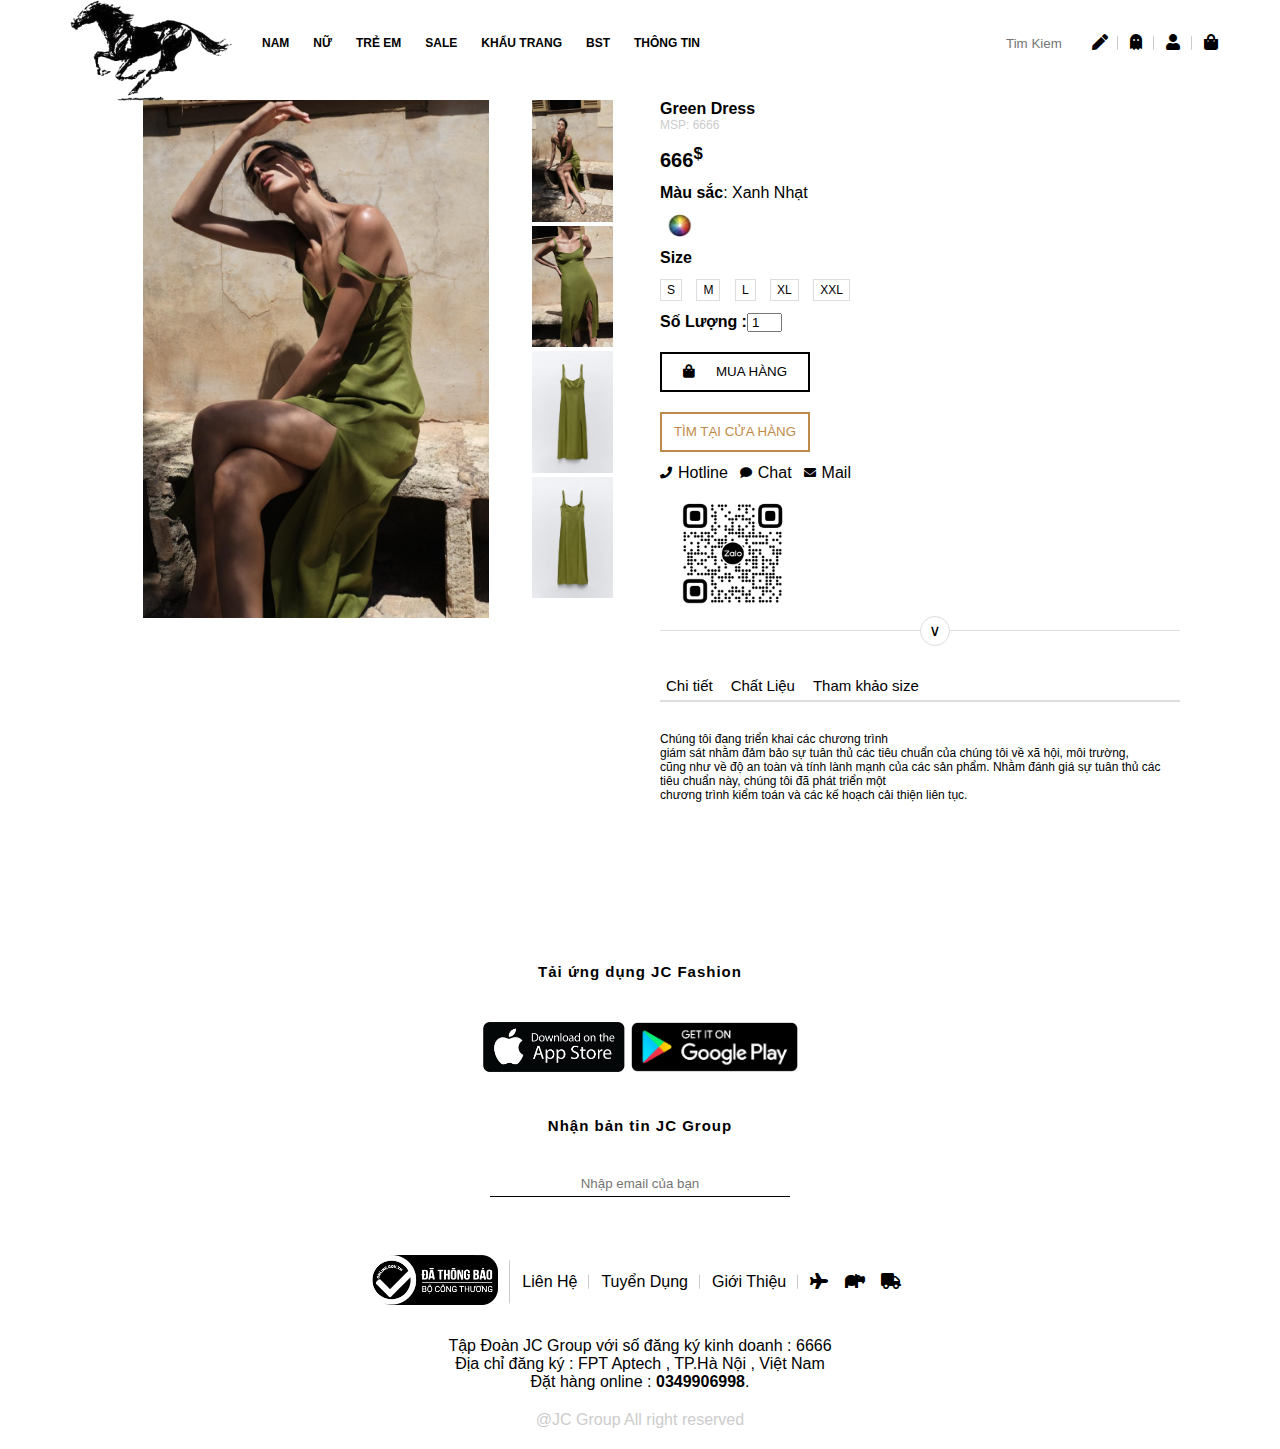
<file: product list/product4.html>
<!DOCTYPE html>
<html lang="en">
    <head>
        <meta charset="UTF-8">
        <meta name="viewport" content="width=device-width, initial-scale=1.0">
        <link rel="stylesheet"
            href="https://use.fontawesome.com/releases/v5.15.4/css/all.css">
        <link rel="stylesheet" href="product1.css">
        <title>Ira Shop</title>
    </head>
    <body>
        <header>
            <div class="logo">
                <a href="http://127.0.0.1:5501/index.html"><img
                        src="../asset/5419e0570de8b6e0cc967b7d3437065e-removebg-preview.png"></a>
            </div>
            <div class="menu">
                <li><a href>NAM</a>
                    <ul class="sub-menu">
                        <li><a href>Hàng Mới Về</a></li>
                        <li><a href>Collection</a></li>
                        <li><a href>Áo</a>
                            <ul>
                                <li><a href>Áo sơ mi </a></li>
                                <li><a href>Áo thun</a></li>
                                <li><a href>Áo khoác</a></li>
                                <li><a href>Áo len</a></li>

                            </ul>
                        </li>
                        <li><a href>Quần</a>
                            <ul>
                                <li><a href>Quần jean</a></li>
                                <li><a href>Quần kaki</a></li>
                                <li><a href>Quần lửng</a></li>
                            </ul>
                        </li>

                    </ul>
                </li>
                <li><a href="http://127.0.0.1:5501/womencarte.html">NỮ</a></li>
                <li><a href>TRẺ EM</a></li>
                <li><a href>SALE</a></li>
                <li><a href>KHẨU TRANG</a></li>
                <li><a
                        href="http://127.0.0.1:5501/cartegory.html">BST</a></li>
                <li><a href>THÔNG TIN</a></li>

            </div>
            <div class="others">
                <li><input placeholder="Tim Kiem" type="text"><i
                        class="fa fa-solid fa-pen"></i></li>
                <li><a class="fa fa-solid fa-ghost" href></a></li>
                <li><a class="fa fa-solid fa-user" href></a></li>
                <li><a class="fa fa-shopping-bag" href></a></li>
            </div>

        </header>
        <!-- --------header end-------------- -->
        <section class="product">
            <div class="container">
                <div class="product-content row">
                    <div class="product-content-left row">
                        <div class="product-content-left-big-img">
                            <img src="../asset/ao4.jpg" alt>

                        </div>
                        <div class="product-content-left-small-img">
                            <img src="../asset/ao4-a.jpg" alt>
                            <img src="../asset/ao4-b.jpg" alt>
                            <img src="../asset/ao4-c.jpg" alt>
                            <img src="../asset/ao4-z.jpg" alt>
                        </div>

                    </div>
                    <div class="product-content-right">
                        <div class="product-content-right-name">
                            <h1>Green Dress</h1>
                            <p>MSP: 6666</p>
                        </div>
                        <div class="product-content-right-price">
                            <p>666<sup>$</sup></p>
                        </div>
                        <div class="product-content-right-color">
                            <p><span style="font-weight: bold;">Màu sắc</span>:
                                Xanh Nhạt</p>
                            <div class="product-content-right-color-img">
                                <img
                                    src="../asset/color-wheel-removebg-preview.png"
                                    alt>
                            </div>
                        </div>
                        <div class="product-content-right-size">
                            <p style="font-weight: bold;">Size</p>
                            <div class="size">
                                <span>S</span>
                                <span>M</span>
                                <span>L</span>
                                <span>XL</span>
                                <span>XXL</span>
                            </div>
                        </div>
                        <div class="quantity">
                            <p style="font-weight: bold;">Số Lượng :</p>
                            <input type="number" min="0" value="1">
                        </div>
                        <p style="color: red;"></p>
                        <div class="product-content-right-button">
                            <button><i class="fa fa-shopping-bag"></i><p>MUA
                                    HÀNG</p></button>
                            <button><p>TÌM TẠI CỬA HÀNG</p></button>
                        </div>
                        <div class="product-content-right-icon">
                            <div class="product-content-right-icon-item">
                                <i
                                    class="fa fa-solid fa-phone"></i><p>Hotline</p>
                            </div>
                            <div class="product-content-right-icon-item">
                                <i
                                    class="fa fa-solid fa-comment"></i><p>Chat</p>
                            </div>
                            <div class="product-content-right-icon-item">
                                <i
                                    class="fa fa-solid fa-envelope"></i><p>Mail</p>
                            </div>
                        </div>
                        <div class="product-content-right-qr">
                            <img
                                src="../asset/qr.jfif"
                                alt>
                        </div>
                        <div class="product-content-right-bottom">
                            <div class="product-content-right-bottom-top">
                                &#8744;
                            </div>
                            <div
                                class="product-content-right-bottom-content-big">
                                <div
                                    class="product-content-right-bottom-content-title row">
                                    <div
                                        class="product-content-right-bottom-content-title-item chitiet">
                                        <p>Chi tiết</p>
                                    </div>
                                    <div
                                        class="product-content-right-bottom-content-title-item chatlieu">
                                        <p>Chất Liệu</p>
                                    </div>
                                    <div
                                        class="product-content-right-bottom-content-title-item">
                                        <p>Tham khảo size</p>
                                    </div>
                                </div>
                                <div
                                    class="product-content-right-bottom-content">
                                    <div
                                        class="product-content-right-bottom-content-chitiet">
                                        Chúng tôi đang triển khai các chương
                                        trình<br>
                                        giám sát nhằm đảm bảo sự tuân thủ các
                                        tiêu
                                        chuẩn của chúng tôi về xã hội, môi
                                        trường,<br>
                                        cũng như về độ an toàn và tính lành mạnh
                                        của
                                        các sản phẩm. Nhằm đánh giá sự tuân thủ
                                        các
                                        tiêu chuẩn này, chúng tôi đã phát triển
                                        một<br>
                                        chương trình kiểm toán và các kế hoạch
                                        cải
                                        thiện liên tục.
                                    </div>
                                    <div
                                        class="product-content-right-bottom-content-chatlieu">
                                        SỢI LINEN CHÂU ÂU ĐƯỢC CHỨNG NHẬN <br>
                                        Cây lanh ở châu Âu được gieo trồng mà
                                        không sử dụng các hạt giống biến đổi gen
                                        và hạn chế sử dụng thuốc trừ sâu và phân
                                        bón<br>. Sản xuất tại Tây Âu, với toàn
                                        bộ chuỗi giá trị được theo dõi để đảm
                                        bảo tuân thủ tiêu chuẩn EUROPEAN FLAX™
                                        của Liên minh Sợi Linen và Sợi Gai
                                        dầu<br>
                                        châu Âu (Alliance for European
                                        Flax-Linen and Hemp).</div>
                                </div>
                            </div>
                        </div>

                    </div>
                </div>
            </div>
        </section>

        <section id="app-container">
            <p>Tải ứng dụng JC Fashion</p>
            <div class="app-google">
                <img src="../asset/appstore.png">
                <img src="../asset/chplay.png">
            </div>
            <p>Nhận bản tin JC Group</p>
            <input type="text" placeholder="Nhập email của bạn">

        </section>
        <!-- --------app end --------- -->
        <div class="footer-top">
            <li><a href><img src="../asset/bct.webp" alt></a></li>
            <li><a href>Liên Hệ</a></li>
            <li><a href>Tuyển Dụng</a></li>
            <li><a href>Giới Thiệu</a></li>
            <li>
                <a href class="fa fa-solid fa-plane "></a>
                <a href class="fa fa-solid fa-hippo"></a>
                <a href class="fa fa-solid fa-truck"></a>
            </li>
        </div>
        <div class="footer-center">
            <p>Tập Đoàn JC Group với số đăng ký kinh doanh : 6666 <br>
                Địa chỉ đăng ký : FPT Aptech , TP.Hà Nội , Việt Nam <br>
                Đặt hàng online : <b>0349906998</b>.
            </p>
        </div>
        <div class="footer-bottom">
            @JC Group All right reserved
        </div>
    </body>
    <script src="product.js">  
    </script>

</html>
</file>
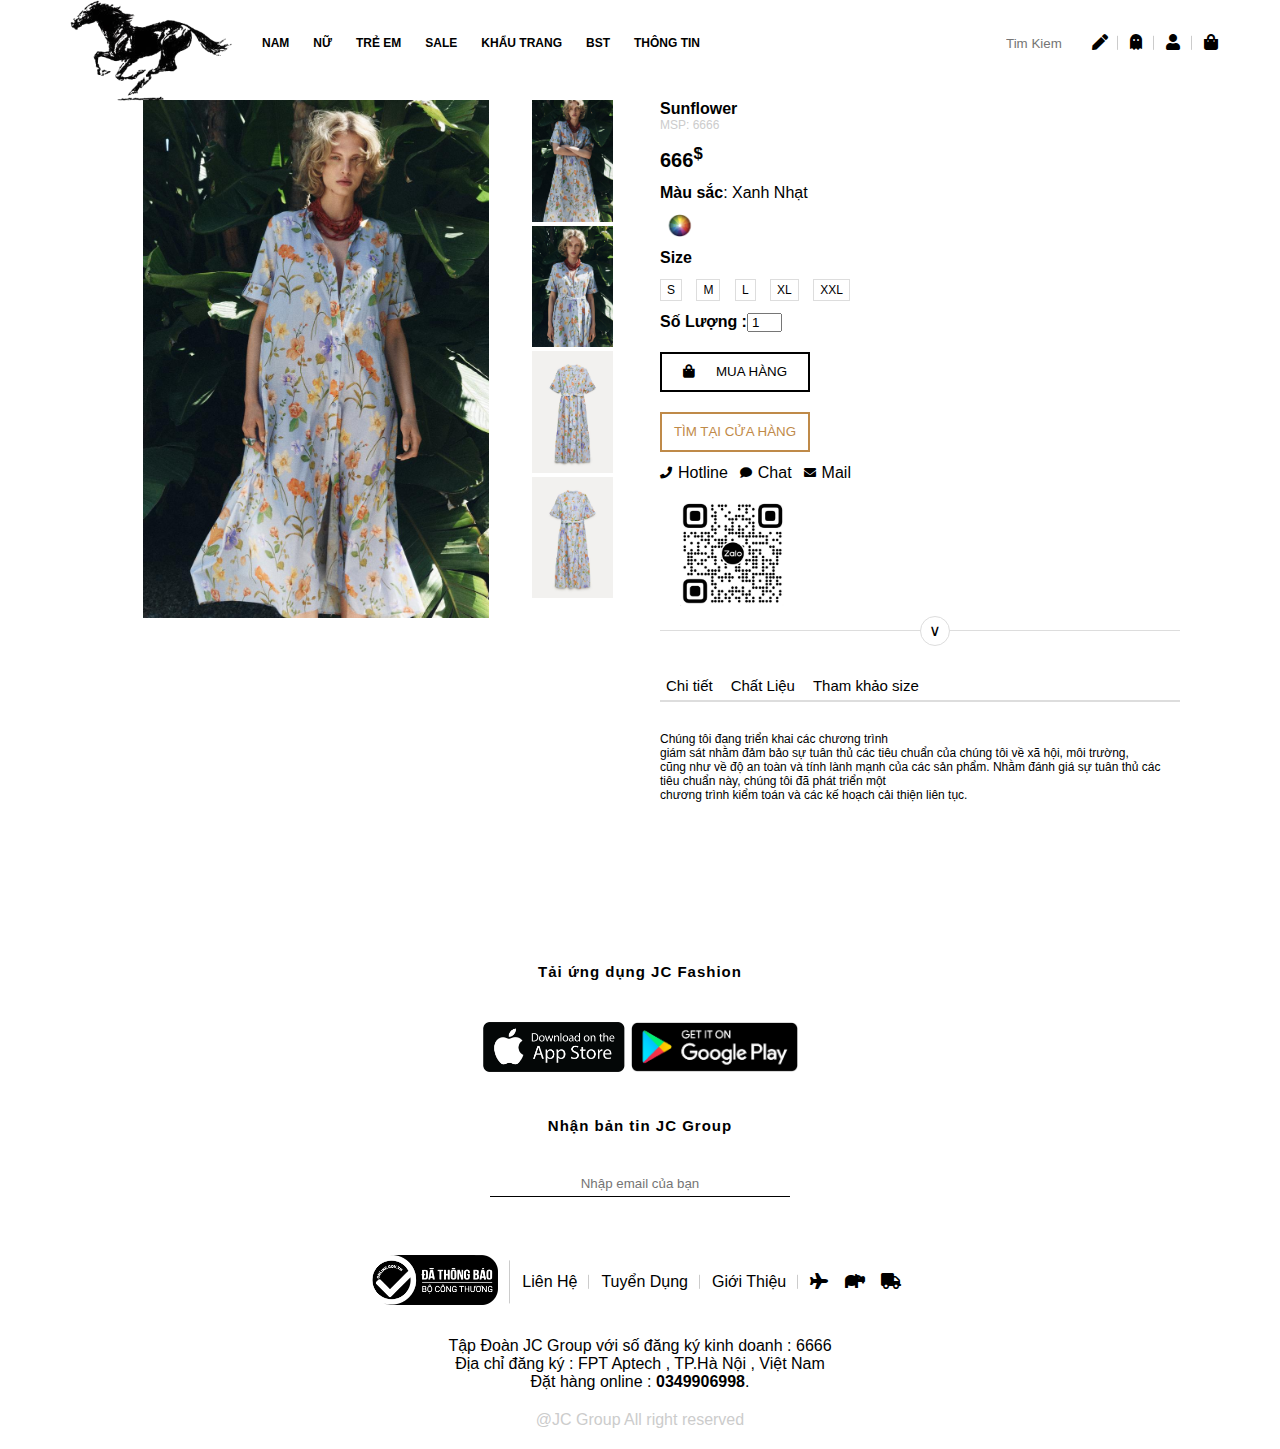
<file: product list/product5.html>
<!DOCTYPE html>
<html lang="en">
    <head>
        <meta charset="UTF-8">
        <meta name="viewport" content="width=device-width, initial-scale=1.0">
        <link rel="stylesheet"
            href="https://use.fontawesome.com/releases/v5.15.4/css/all.css">
        <link rel="stylesheet" href="product1.css">
        <title>Ira Shop</title>
    </head>
    <body>
        <header>
            <div class="logo">
                <a href="http://127.0.0.1:5501/index.html"><img
                        src="../asset/5419e0570de8b6e0cc967b7d3437065e-removebg-preview.png"></a>
            </div>
            <div class="menu">
                <li><a href>NAM</a>
                    <ul class="sub-menu">
                        <li><a href>Hàng Mới Về</a></li>
                        <li><a href>Collection</a></li>
                        <li><a href>Áo</a>
                            <ul>
                                <li><a href>Áo sơ mi </a></li>
                                <li><a href>Áo thun</a></li>
                                <li><a href>Áo khoác</a></li>
                                <li><a href>Áo len</a></li>

                            </ul>
                        </li>
                        <li><a href>Quần</a>
                            <ul>
                                <li><a href>Quần jean</a></li>
                                <li><a href>Quần kaki</a></li>
                                <li><a href>Quần lửng</a></li>
                            </ul>
                        </li>

                    </ul>
                </li>
                <li><a href="http://127.0.0.1:5501/womencarte.html">NỮ</a></li>
                <li><a href>TRẺ EM</a></li>
                <li><a href>SALE</a></li>
                <li><a href>KHẨU TRANG</a></li>
                <li><a
                        href="http://127.0.0.1:5501/cartegory.html">BST</a></li>
                <li><a href>THÔNG TIN</a></li>

            </div>
            <div class="others">
                <li><input placeholder="Tim Kiem" type="text"><i
                        class="fa fa-solid fa-pen"></i></li>
                <li><a class="fa fa-solid fa-ghost" href></a></li>
                <li><a class="fa fa-solid fa-user" href></a></li>
                <li><a class="fa fa-shopping-bag" href></a></li>
            </div>

        </header>
        <!-- --------header end-------------- -->
        <section class="product">
            <div class="container">
                <div class="product-content row">
                    <div class="product-content-left row">
                        <div class="product-content-left-big-img">
                            <img src="../asset/ao5.jpg" alt>

                        </div>
                        <div class="product-content-left-small-img">
                            <img src="../asset/ao5-a.jpg" alt>
                            <img src="../asset/ao5-b.jpg" alt>
                            <img src="../asset/ao5-c.jpg" alt>
                            <img src="../asset/ao5-z.jpg" alt>
                        </div>

                    </div>
                    <div class="product-content-right">
                        <div class="product-content-right-name">
                            <h1>Sunflower</h1>
                            <p>MSP: 6666</p>
                        </div>
                        <div class="product-content-right-price">
                            <p>666<sup>$</sup></p>
                        </div>
                        <div class="product-content-right-color">
                            <p><span style="font-weight: bold;">Màu sắc</span>:
                                Xanh Nhạt</p>
                            <div class="product-content-right-color-img">
                                <img
                                    src="../asset/color-wheel-removebg-preview.png"
                                    alt>
                            </div>
                        </div>
                        <div class="product-content-right-size">
                            <p style="font-weight: bold;">Size</p>
                            <div class="size">
                                <span>S</span>
                                <span>M</span>
                                <span>L</span>
                                <span>XL</span>
                                <span>XXL</span>
                            </div>
                        </div>
                        <div class="quantity">
                            <p style="font-weight: bold;">Số Lượng :</p>
                            <input type="number" min="0" value="1">
                        </div>
                        <p style="color: red;"></p>
                        <div class="product-content-right-button">
                            <button><i class="fa fa-shopping-bag"></i><p>MUA
                                    HÀNG</p></button>
                            <button><p>TÌM TẠI CỬA HÀNG</p></button>
                        </div>
                        <div class="product-content-right-icon">
                            <div class="product-content-right-icon-item">
                                <i
                                    class="fa fa-solid fa-phone"></i><p>Hotline</p>
                            </div>
                            <div class="product-content-right-icon-item">
                                <i
                                    class="fa fa-solid fa-comment"></i><p>Chat</p>
                            </div>
                            <div class="product-content-right-icon-item">
                                <i
                                    class="fa fa-solid fa-envelope"></i><p>Mail</p>
                            </div>
                        </div>
                        <div class="product-content-right-qr">
                            <img
                                src="../asset/qr.jfif"
                                alt>
                        </div>
                        <div class="product-content-right-bottom">
                            <div class="product-content-right-bottom-top">
                                &#8744;
                            </div>
                            <div
                                class="product-content-right-bottom-content-big">
                                <div
                                    class="product-content-right-bottom-content-title row">
                                    <div
                                        class="product-content-right-bottom-content-title-item chitiet">
                                        <p>Chi tiết</p>
                                    </div>
                                    <div
                                        class="product-content-right-bottom-content-title-item chatlieu">
                                        <p>Chất Liệu</p>
                                    </div>
                                    <div
                                        class="product-content-right-bottom-content-title-item">
                                        <p>Tham khảo size</p>
                                    </div>
                                </div>
                                <div
                                    class="product-content-right-bottom-content">
                                    <div
                                        class="product-content-right-bottom-content-chitiet">
                                        Chúng tôi đang triển khai các chương
                                        trình<br>
                                        giám sát nhằm đảm bảo sự tuân thủ các
                                        tiêu
                                        chuẩn của chúng tôi về xã hội, môi
                                        trường,<br>
                                        cũng như về độ an toàn và tính lành mạnh
                                        của
                                        các sản phẩm. Nhằm đánh giá sự tuân thủ
                                        các
                                        tiêu chuẩn này, chúng tôi đã phát triển
                                        một<br>
                                        chương trình kiểm toán và các kế hoạch
                                        cải
                                        thiện liên tục.
                                    </div>
                                    <div
                                        class="product-content-right-bottom-content-chatlieu">
                                        SỢI LINEN CHÂU ÂU ĐƯỢC CHỨNG NHẬN <br>
                                        Cây lanh ở châu Âu được gieo trồng mà
                                        không sử dụng các hạt giống biến đổi gen
                                        và hạn chế sử dụng thuốc trừ sâu và phân
                                        bón<br>. Sản xuất tại Tây Âu, với toàn
                                        bộ chuỗi giá trị được theo dõi để đảm
                                        bảo tuân thủ tiêu chuẩn EUROPEAN FLAX™
                                        của Liên minh Sợi Linen và Sợi Gai
                                        dầu<br>
                                        châu Âu (Alliance for European
                                        Flax-Linen and Hemp).</div>
                                </div>
                            </div>
                        </div>

                    </div>
                </div>
            </div>
        </section>

        <section id="app-container">
            <p>Tải ứng dụng JC Fashion</p>
            <div class="app-google">
                <img src="../asset/appstore.png">
                <img src="../asset/chplay.png">
            </div>
            <p>Nhận bản tin JC Group</p>
            <input type="text" placeholder="Nhập email của bạn">

        </section>
        <!-- --------app end --------- -->
        <div class="footer-top">
            <li><a href><img src="../asset/bct.webp" alt></a></li>
            <li><a href>Liên Hệ</a></li>
            <li><a href>Tuyển Dụng</a></li>
            <li><a href>Giới Thiệu</a></li>
            <li>
                <a href class="fa fa-solid fa-plane "></a>
                <a href class="fa fa-solid fa-hippo"></a>
                <a href class="fa fa-solid fa-truck"></a>
            </li>
        </div>
        <div class="footer-center">
            <p>Tập Đoàn JC Group với số đăng ký kinh doanh : 6666 <br>
                Địa chỉ đăng ký : FPT Aptech , TP.Hà Nội , Việt Nam <br>
                Đặt hàng online : <b>0349906998</b>.
            </p>
        </div>
        <div class="footer-bottom">
            @JC Group All right reserved
        </div>
    </body>
    <script src="product.js">  
    </script>

</html>
</file>
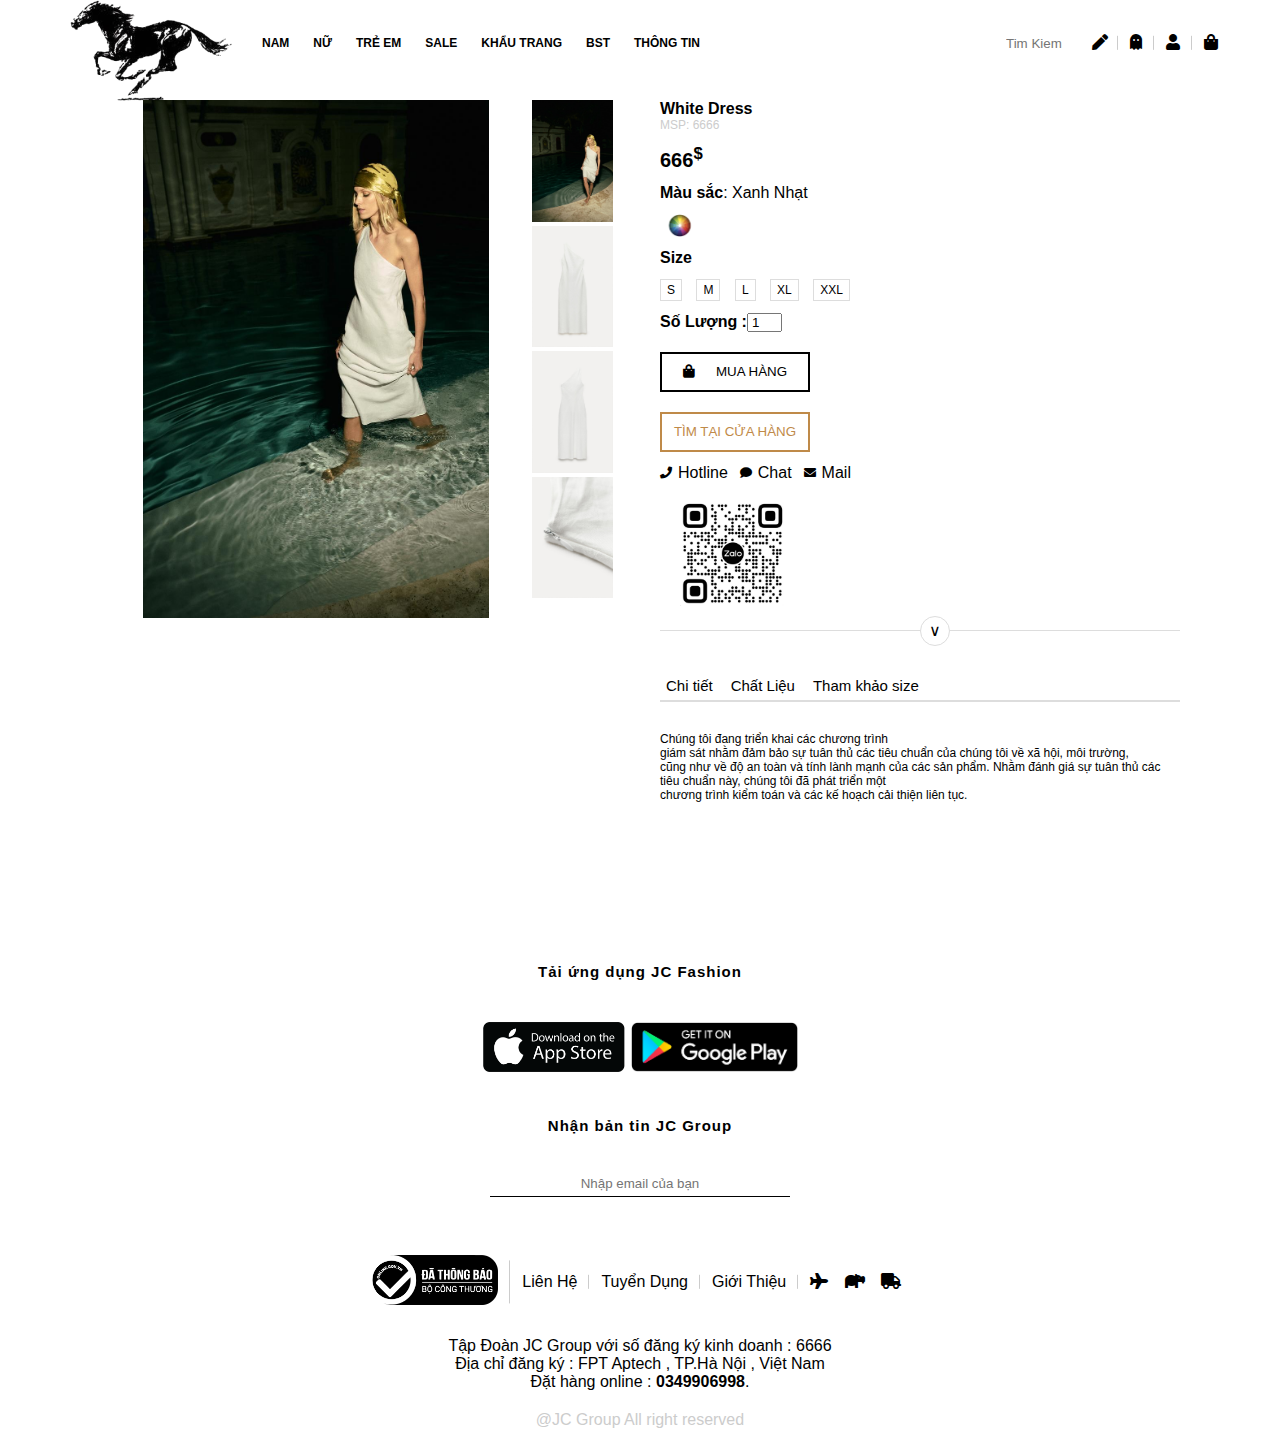
<file: product list/product6.html>
<!DOCTYPE html>
<html lang="en">
    <head>
        <meta charset="UTF-8">
        <meta name="viewport" content="width=device-width, initial-scale=1.0">
        <link rel="stylesheet"
            href="https://use.fontawesome.com/releases/v5.15.4/css/all.css">
        <link rel="stylesheet" href="product1.css">
        <title>Ira Shop</title>
    </head>
    <body>
        <header>
            <div class="logo">
                <a href="http://127.0.0.1:5501/index.html"><img
                        src="../asset/5419e0570de8b6e0cc967b7d3437065e-removebg-preview.png"></a>
            </div>
            <div class="menu">
                <li><a href>NAM</a>
                    <ul class="sub-menu">
                        <li><a href>Hàng Mới Về</a></li>
                        <li><a href>Collection</a></li>
                        <li><a href>Áo</a>
                            <ul>
                                <li><a href>Áo sơ mi </a></li>
                                <li><a href>Áo thun</a></li>
                                <li><a href>Áo khoác</a></li>
                                <li><a href>Áo len</a></li>

                            </ul>
                        </li>
                        <li><a href>Quần</a>
                            <ul>
                                <li><a href>Quần jean</a></li>
                                <li><a href>Quần kaki</a></li>
                                <li><a href>Quần lửng</a></li>
                            </ul>
                        </li>

                    </ul>
                </li>
                <li><a href="http://127.0.0.1:5501/womencarte.html">NỮ</a></li>
                <li><a href>TRẺ EM</a></li>
                <li><a href>SALE</a></li>
                <li><a href>KHẨU TRANG</a></li>
                <li><a
                        href="http://127.0.0.1:5501/cartegory.html">BST</a></li>
                <li><a href>THÔNG TIN</a></li>

            </div>
            <div class="others">
                <li><input placeholder="Tim Kiem" type="text"><i
                        class="fa fa-solid fa-pen"></i></li>
                <li><a class="fa fa-solid fa-ghost" href></a></li>
                <li><a class="fa fa-solid fa-user" href></a></li>
                <li><a class="fa fa-shopping-bag" href></a></li>
            </div>

        </header>
        <!-- --------header end-------------- -->
        <section class="product">
            <div class="container">
                <div class="product-content row">
                    <div class="product-content-left row">
                        <div class="product-content-left-big-img">
                            <img src="../asset/ao6.jpg" alt>

                        </div>
                        <div class="product-content-left-small-img">
                            <img src="../asset/ao6-a.jpg" alt>
                            <img src="../asset/ao6-b.jpg" alt>
                            <img src="../asset/ao6-c.jpg" alt>
                            <img src="../asset/ao6-z.jpg" alt>
                        </div>

                    </div>
                    <div class="product-content-right">
                        <div class="product-content-right-name">
                            <h1>White Dress</h1>
                            <p>MSP: 6666</p>
                        </div>
                        <div class="product-content-right-price">
                            <p>666<sup>$</sup></p>
                        </div>
                        <div class="product-content-right-color">
                            <p><span style="font-weight: bold;">Màu sắc</span>:
                                Xanh Nhạt</p>
                            <div class="product-content-right-color-img">
                                <img
                                    src="../asset/color-wheel-removebg-preview.png"
                                    alt>
                            </div>
                        </div>
                        <div class="product-content-right-size">
                            <p style="font-weight: bold;">Size</p>
                            <div class="size">
                                <span>S</span>
                                <span>M</span>
                                <span>L</span>
                                <span>XL</span>
                                <span>XXL</span>
                            </div>
                        </div>
                        <div class="quantity">
                            <p style="font-weight: bold;">Số Lượng :</p>
                            <input type="number" min="0" value="1">
                        </div>
                        <p style="color: red;"></p>
                        <div class="product-content-right-button">
                            <button><i class="fa fa-shopping-bag"></i><p>MUA
                                    HÀNG</p></button>
                            <button><p>TÌM TẠI CỬA HÀNG</p></button>
                        </div>
                        <div class="product-content-right-icon">
                            <div class="product-content-right-icon-item">
                                <i
                                    class="fa fa-solid fa-phone"></i><p>Hotline</p>
                            </div>
                            <div class="product-content-right-icon-item">
                                <i
                                    class="fa fa-solid fa-comment"></i><p>Chat</p>
                            </div>
                            <div class="product-content-right-icon-item">
                                <i
                                    class="fa fa-solid fa-envelope"></i><p>Mail</p>
                            </div>
                        </div>
                        <div class="product-content-right-qr">
                            <img
                                src="../asset/qr.jfif"
                                alt>
                        </div>
                        <div class="product-content-right-bottom">
                            <div class="product-content-right-bottom-top">
                                &#8744;
                            </div>
                            <div
                                class="product-content-right-bottom-content-big">
                                <div
                                    class="product-content-right-bottom-content-title row">
                                    <div
                                        class="product-content-right-bottom-content-title-item chitiet">
                                        <p>Chi tiết</p>
                                    </div>
                                    <div
                                        class="product-content-right-bottom-content-title-item chatlieu">
                                        <p>Chất Liệu</p>
                                    </div>
                                    <div
                                        class="product-content-right-bottom-content-title-item">
                                        <p>Tham khảo size</p>
                                    </div>
                                </div>
                                <div
                                    class="product-content-right-bottom-content">
                                    <div
                                        class="product-content-right-bottom-content-chitiet">
                                        Chúng tôi đang triển khai các chương
                                        trình<br>
                                        giám sát nhằm đảm bảo sự tuân thủ các
                                        tiêu
                                        chuẩn của chúng tôi về xã hội, môi
                                        trường,<br>
                                        cũng như về độ an toàn và tính lành mạnh
                                        của
                                        các sản phẩm. Nhằm đánh giá sự tuân thủ
                                        các
                                        tiêu chuẩn này, chúng tôi đã phát triển
                                        một<br>
                                        chương trình kiểm toán và các kế hoạch
                                        cải
                                        thiện liên tục.
                                    </div>
                                    <div
                                        class="product-content-right-bottom-content-chatlieu">
                                        SỢI LINEN CHÂU ÂU ĐƯỢC CHỨNG NHẬN <br>
                                        Cây lanh ở châu Âu được gieo trồng mà
                                        không sử dụng các hạt giống biến đổi gen
                                        và hạn chế sử dụng thuốc trừ sâu và phân
                                        bón<br>. Sản xuất tại Tây Âu, với toàn
                                        bộ chuỗi giá trị được theo dõi để đảm
                                        bảo tuân thủ tiêu chuẩn EUROPEAN FLAX™
                                        của Liên minh Sợi Linen và Sợi Gai
                                        dầu<br>
                                        châu Âu (Alliance for European
                                        Flax-Linen and Hemp).</div>
                                </div>
                            </div>
                        </div>

                    </div>
                </div>
            </div>
        </section>

        <section id="app-container">
            <p>Tải ứng dụng JC Fashion</p>
            <div class="app-google">
                <img src="../asset/appstore.png">
                <img src="../asset/chplay.png">
            </div>
            <p>Nhận bản tin JC Group</p>
            <input type="text" placeholder="Nhập email của bạn">

        </section>
        <!-- --------app end --------- -->
        <div class="footer-top">
            <li><a href><img src="../asset/bct.webp" alt></a></li>
            <li><a href>Liên Hệ</a></li>
            <li><a href>Tuyển Dụng</a></li>
            <li><a href>Giới Thiệu</a></li>
            <li>
                <a href class="fa fa-solid fa-plane "></a>
                <a href class="fa fa-solid fa-hippo"></a>
                <a href class="fa fa-solid fa-truck"></a>
            </li>
        </div>
        <div class="footer-center">
            <p>Tập Đoàn JC Group với số đăng ký kinh doanh : 6666 <br>
                Địa chỉ đăng ký : FPT Aptech , TP.Hà Nội , Việt Nam <br>
                Đặt hàng online : <b>0349906998</b>.
            </p>
        </div>
        <div class="footer-bottom">
            @JC Group All right reserved
        </div>
    </body>
    <script src="product.js">  
    </script>

</html>
</file>
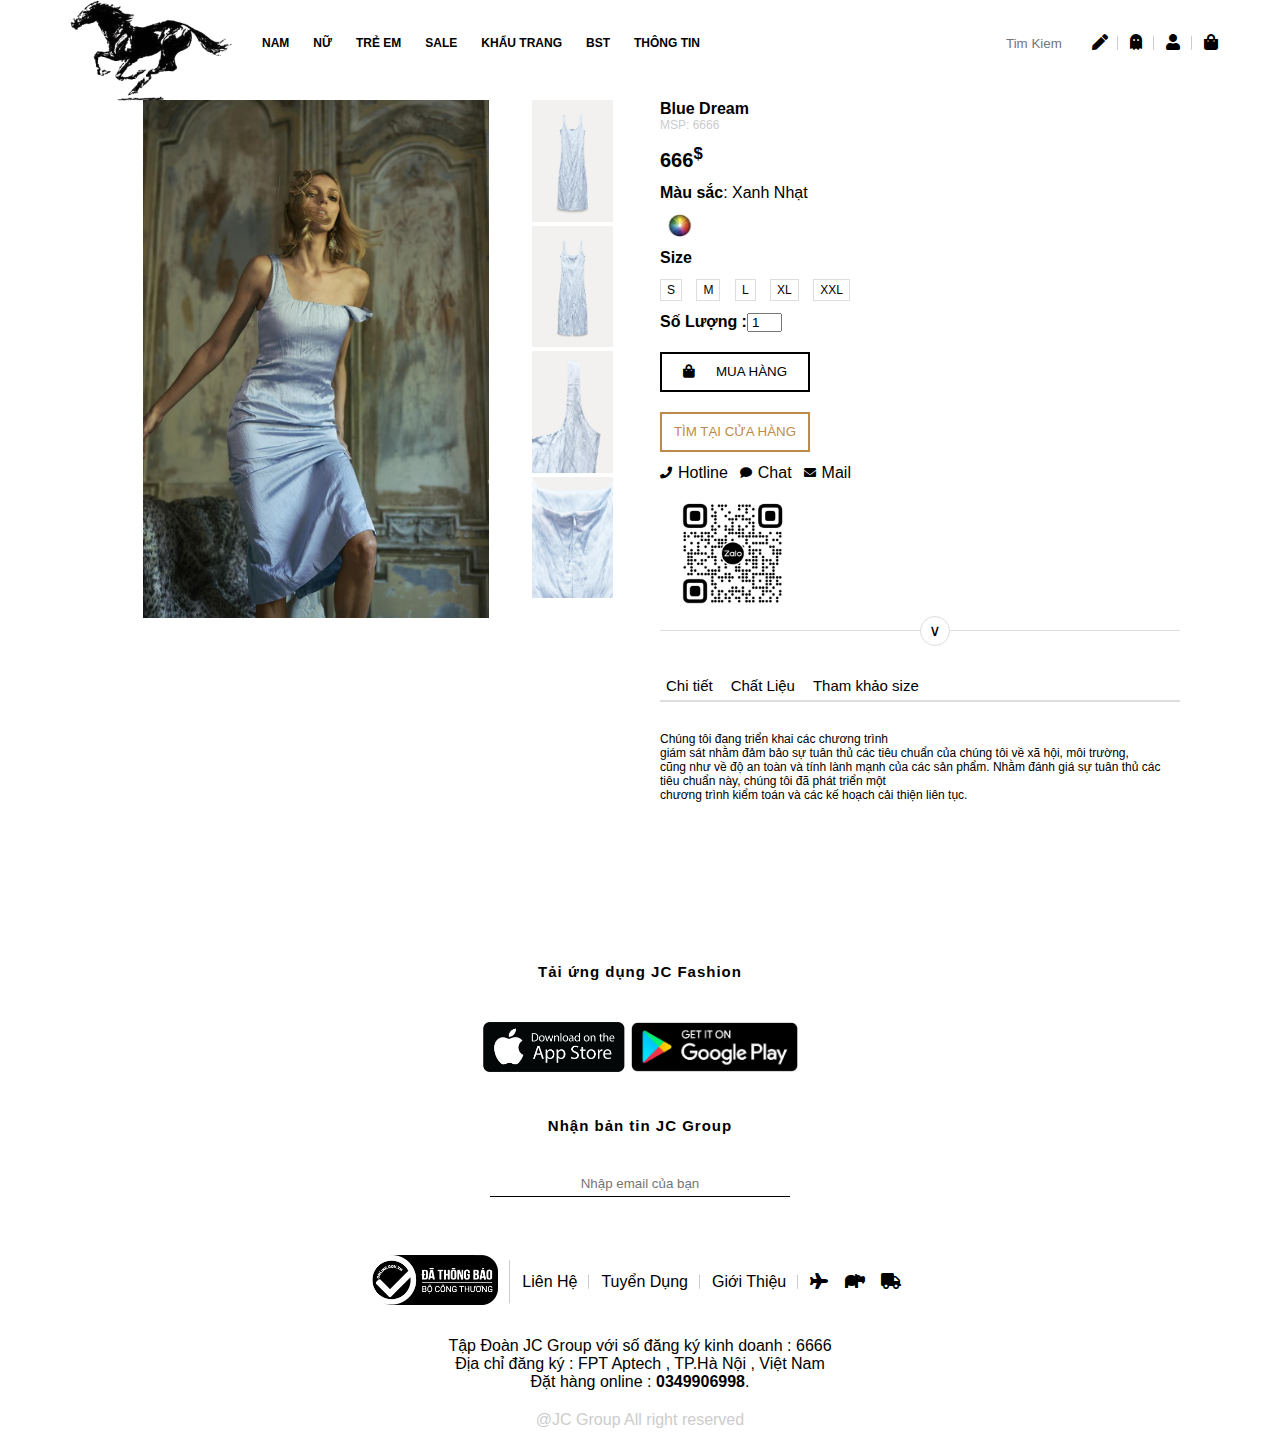
<file: product list/product7.html>
<!DOCTYPE html>
<html lang="en">
    <head>
        <meta charset="UTF-8">
        <meta name="viewport" content="width=device-width, initial-scale=1.0">
        <link rel="stylesheet"
            href="https://use.fontawesome.com/releases/v5.15.4/css/all.css">
        <link rel="stylesheet" href="product1.css">
        <title>Ira Shop</title>
    </head>
    <body>
        <header>
            <div class="logo">
                <a href="http://127.0.0.1:5501/index.html"><img
                        src="../asset/5419e0570de8b6e0cc967b7d3437065e-removebg-preview.png"></a>
            </div>
            <div class="menu">
                <li><a href>NAM</a>
                    <ul class="sub-menu">
                        <li><a href>Hàng Mới Về</a></li>
                        <li><a href>Collection</a></li>
                        <li><a href>Áo</a>
                            <ul>
                                <li><a href>Áo sơ mi </a></li>
                                <li><a href>Áo thun</a></li>
                                <li><a href>Áo khoác</a></li>
                                <li><a href>Áo len</a></li>

                            </ul>
                        </li>
                        <li><a href>Quần</a>
                            <ul>
                                <li><a href>Quần jean</a></li>
                                <li><a href>Quần kaki</a></li>
                                <li><a href>Quần lửng</a></li>
                            </ul>
                        </li>

                    </ul>
                </li>
                <li><a href="http://127.0.0.1:5501/womencarte.html">NỮ</a></li>
                <li><a href>TRẺ EM</a></li>
                <li><a href>SALE</a></li>
                <li><a href>KHẨU TRANG</a></li>
                <li><a
                        href="http://127.0.0.1:5501/cartegory.html">BST</a></li>
                <li><a href>THÔNG TIN</a></li>

            </div>
            <div class="others">
                <li><input placeholder="Tim Kiem" type="text"><i
                        class="fa fa-solid fa-pen"></i></li>
                <li><a class="fa fa-solid fa-ghost" href></a></li>
                <li><a class="fa fa-solid fa-user" href></a></li>
                <li><a class="fa fa-shopping-bag" href></a></li>
            </div>

        </header>
        <!-- --------header end-------------- -->
        <section class="product">
            <div class="container">
                <div class="product-content row">
                    <div class="product-content-left row">
                        <div class="product-content-left-big-img">
                            <img src="../asset/ao7.jpg" alt>

                        </div>
                        <div class="product-content-left-small-img">
                            <img src="../asset/ao7-a.jpg" alt>
                            <img src="../asset/ao7-b.jpg" alt>
                            <img src="../asset/ao7-c.jpg" alt>
                            <img src="../asset/ao7-z.jpg" alt>
                        </div>

                    </div>
                    <div class="product-content-right">
                        <div class="product-content-right-name">
                            <h1>Blue Dream</h1>
                            <p>MSP: 6666</p>
                        </div>
                        <div class="product-content-right-price">
                            <p>666<sup>$</sup></p>
                        </div>
                        <div class="product-content-right-color">
                            <p><span style="font-weight: bold;">Màu sắc</span>:
                                Xanh Nhạt</p>
                            <div class="product-content-right-color-img">
                                <img
                                    src="../asset/color-wheel-removebg-preview.png"
                                    alt>
                            </div>
                        </div>
                        <div class="product-content-right-size">
                            <p style="font-weight: bold;">Size</p>
                            <div class="size">
                                <span>S</span>
                                <span>M</span>
                                <span>L</span>
                                <span>XL</span>
                                <span>XXL</span>
                            </div>
                        </div>
                        <div class="quantity">
                            <p style="font-weight: bold;">Số Lượng :</p>
                            <input type="number" min="0" value="1">
                        </div>
                        <p style="color: red;"></p>
                        <div class="product-content-right-button">
                            <button><i class="fa fa-shopping-bag"></i><p>MUA
                                    HÀNG</p></button>
                            <button><p>TÌM TẠI CỬA HÀNG</p></button>
                        </div>
                        <div class="product-content-right-icon">
                            <div class="product-content-right-icon-item">
                                <i
                                    class="fa fa-solid fa-phone"></i><p>Hotline</p>
                            </div>
                            <div class="product-content-right-icon-item">
                                <i
                                    class="fa fa-solid fa-comment"></i><p>Chat</p>
                            </div>
                            <div class="product-content-right-icon-item">
                                <i
                                    class="fa fa-solid fa-envelope"></i><p>Mail</p>
                            </div>
                        </div>
                        <div class="product-content-right-qr">
                            <img
                                src="../asset/qr.jfif"
                                alt>
                        </div>
                        <div class="product-content-right-bottom">
                            <div class="product-content-right-bottom-top">
                                &#8744;
                            </div>
                            <div
                                class="product-content-right-bottom-content-big">
                                <div
                                    class="product-content-right-bottom-content-title row">
                                    <div
                                        class="product-content-right-bottom-content-title-item chitiet">
                                        <p>Chi tiết</p>
                                    </div>
                                    <div
                                        class="product-content-right-bottom-content-title-item chatlieu">
                                        <p>Chất Liệu</p>
                                    </div>
                                    <div
                                        class="product-content-right-bottom-content-title-item">
                                        <p>Tham khảo size</p>
                                    </div>
                                </div>
                                <div
                                    class="product-content-right-bottom-content">
                                    <div
                                        class="product-content-right-bottom-content-chitiet">
                                        Chúng tôi đang triển khai các chương
                                        trình<br>
                                        giám sát nhằm đảm bảo sự tuân thủ các
                                        tiêu
                                        chuẩn của chúng tôi về xã hội, môi
                                        trường,<br>
                                        cũng như về độ an toàn và tính lành mạnh
                                        của
                                        các sản phẩm. Nhằm đánh giá sự tuân thủ
                                        các
                                        tiêu chuẩn này, chúng tôi đã phát triển
                                        một<br>
                                        chương trình kiểm toán và các kế hoạch
                                        cải
                                        thiện liên tục.
                                    </div>
                                    <div
                                        class="product-content-right-bottom-content-chatlieu">
                                        SỢI LINEN CHÂU ÂU ĐƯỢC CHỨNG NHẬN <br>
                                        Cây lanh ở châu Âu được gieo trồng mà
                                        không sử dụng các hạt giống biến đổi gen
                                        và hạn chế sử dụng thuốc trừ sâu và phân
                                        bón<br>. Sản xuất tại Tây Âu, với toàn
                                        bộ chuỗi giá trị được theo dõi để đảm
                                        bảo tuân thủ tiêu chuẩn EUROPEAN FLAX™
                                        của Liên minh Sợi Linen và Sợi Gai
                                        dầu<br>
                                        châu Âu (Alliance for European
                                        Flax-Linen and Hemp).</div>
                                </div>
                            </div>
                        </div>

                    </div>
                </div>
            </div>
        </section>

        <section id="app-container">
            <p>Tải ứng dụng JC Fashion</p>
            <div class="app-google">
                <img src="../asset/appstore.png">
                <img src="../asset/chplay.png">
            </div>
            <p>Nhận bản tin JC Group</p>
            <input type="text" placeholder="Nhập email của bạn">

        </section>
        <!-- --------app end --------- -->
        <div class="footer-top">
            <li><a href><img src="../asset/bct.webp" alt></a></li>
            <li><a href>Liên Hệ</a></li>
            <li><a href>Tuyển Dụng</a></li>
            <li><a href>Giới Thiệu</a></li>
            <li>
                <a href class="fa fa-solid fa-plane "></a>
                <a href class="fa fa-solid fa-hippo"></a>
                <a href class="fa fa-solid fa-truck"></a>
            </li>
        </div>
        <div class="footer-center">
            <p>Tập Đoàn JC Group với số đăng ký kinh doanh : 6666 <br>
                Địa chỉ đăng ký : FPT Aptech , TP.Hà Nội , Việt Nam <br>
                Đặt hàng online : <b>0349906998</b>.
            </p>
        </div>
        <div class="footer-bottom">
            @JC Group All right reserved
        </div>
    </body>
    <script src="product.js">  
    </script>

</html>
</file>
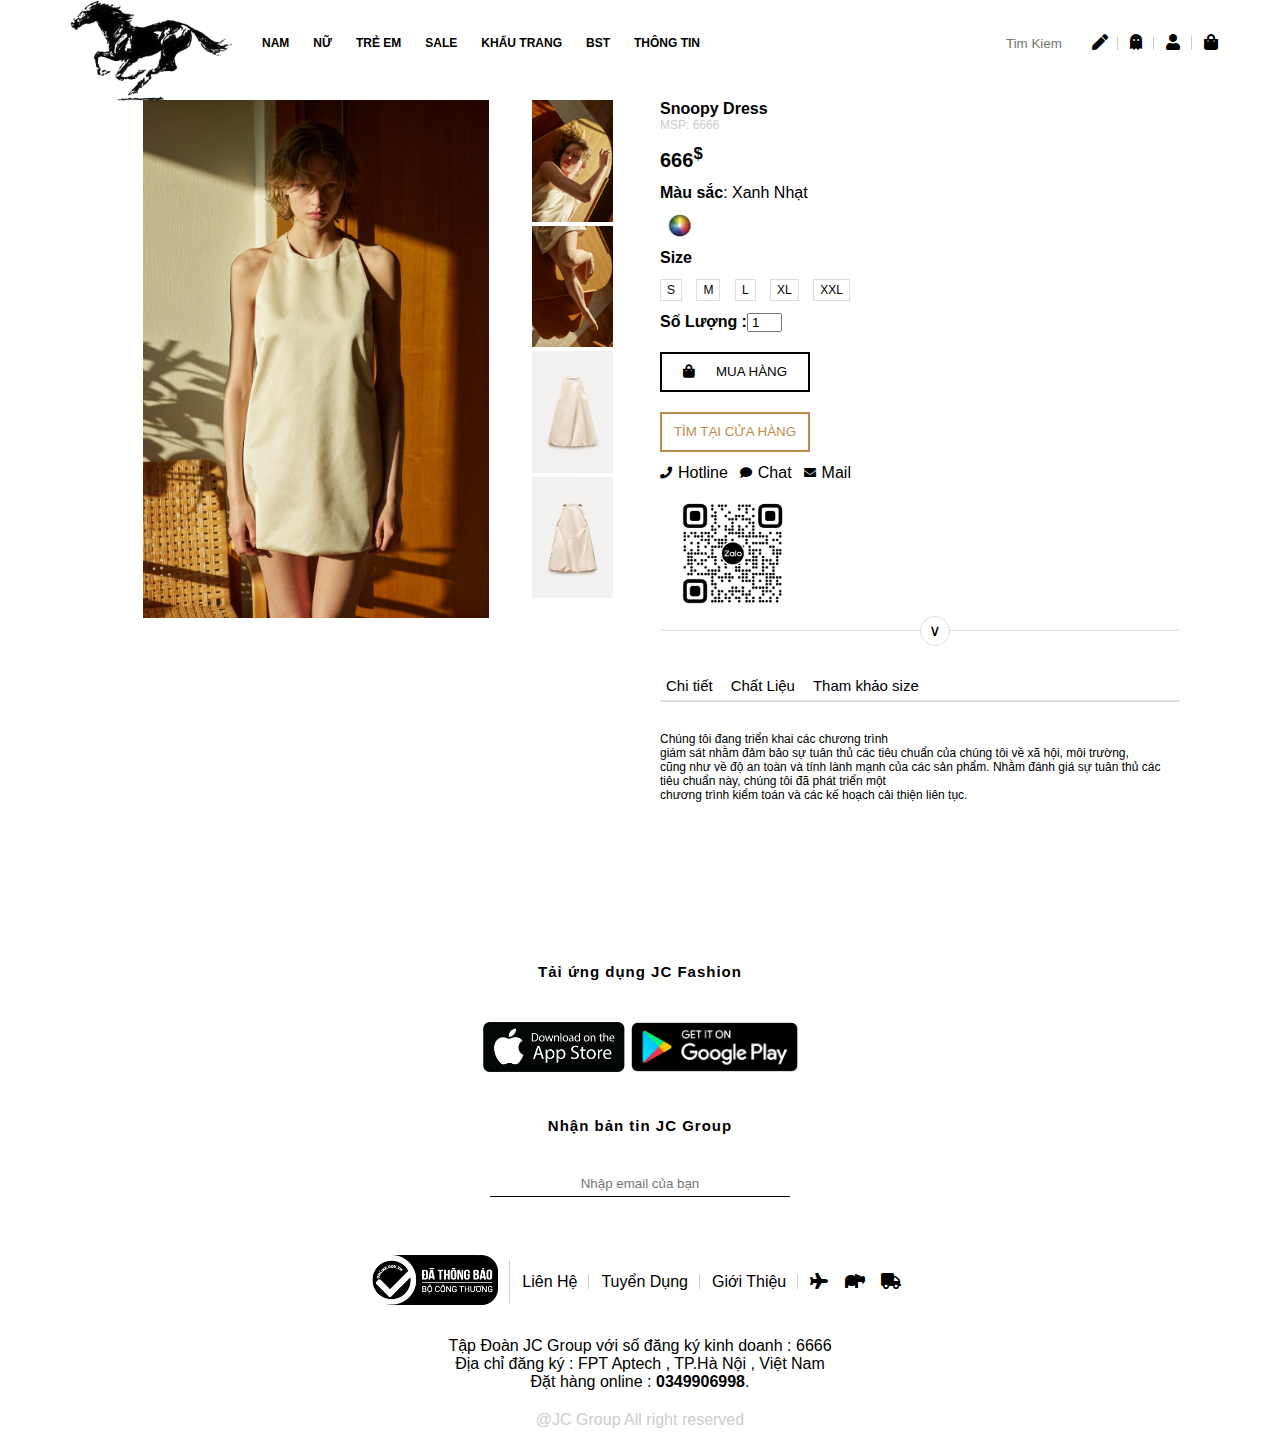
<file: product list/product8.html>
<!DOCTYPE html>
<html lang="en">
    <head>
        <meta charset="UTF-8">
        <meta name="viewport" content="width=device-width, initial-scale=1.0">
        <link rel="stylesheet"
            href="https://use.fontawesome.com/releases/v5.15.4/css/all.css">
        <link rel="stylesheet" href="product1.css">
        <title>Ira Shop</title>
    </head>
    <body>
        <header>
            <div class="logo">
                <a href="http://127.0.0.1:5501/index.html"><img
                        src="../asset/5419e0570de8b6e0cc967b7d3437065e-removebg-preview.png"></a>
            </div>
            <div class="menu">
                <li><a href>NAM</a>
                    <ul class="sub-menu">
                        <li><a href>Hàng Mới Về</a></li>
                        <li><a href>Collection</a></li>
                        <li><a href>Áo</a>
                            <ul>
                                <li><a href>Áo sơ mi </a></li>
                                <li><a href>Áo thun</a></li>
                                <li><a href>Áo khoác</a></li>
                                <li><a href>Áo len</a></li>

                            </ul>
                        </li>
                        <li><a href>Quần</a>
                            <ul>
                                <li><a href>Quần jean</a></li>
                                <li><a href>Quần kaki</a></li>
                                <li><a href>Quần lửng</a></li>
                            </ul>
                        </li>

                    </ul>
                </li>
                <li><a href="http://127.0.0.1:5501/womencarte.html">NỮ</a></li>
                <li><a href>TRẺ EM</a></li>
                <li><a href>SALE</a></li>
                <li><a href>KHẨU TRANG</a></li>
                <li><a
                        href="http://127.0.0.1:5501/cartegory.html">BST</a></li>
                <li><a href>THÔNG TIN</a></li>

            </div>
            <div class="others">
                <li><input placeholder="Tim Kiem" type="text"><i
                        class="fa fa-solid fa-pen"></i></li>
                <li><a class="fa fa-solid fa-ghost" href></a></li>
                <li><a class="fa fa-solid fa-user" href></a></li>
                <li><a class="fa fa-shopping-bag" href></a></li>
            </div>

        </header>
        <!-- --------header end-------------- -->
        <section class="product">
            <div class="container">
                <div class="product-content row">
                    <div class="product-content-left row">
                        <div class="product-content-left-big-img">
                            <img src="../asset/ao8.jpg" alt>

                        </div>
                        <div class="product-content-left-small-img">
                            <img src="../asset/ao8-a.jpg" alt>
                            <img src="../asset/ao8-b.jpg" alt>
                            <img src="../asset/ao8-c.jpg" alt>
                            <img src="../asset/ao8-z.jpg" alt>
                        </div>

                    </div>
                    <div class="product-content-right">
                        <div class="product-content-right-name">
                            <h1>Snoopy Dress</h1>
                            <p>MSP: 6666</p>
                        </div>
                        <div class="product-content-right-price">
                            <p>666<sup>$</sup></p>
                        </div>
                        <div class="product-content-right-color">
                            <p><span style="font-weight: bold;">Màu sắc</span>:
                                Xanh Nhạt</p>
                            <div class="product-content-right-color-img">
                                <img
                                    src="../asset/color-wheel-removebg-preview.png"
                                    alt>
                            </div>
                        </div>
                        <div class="product-content-right-size">
                            <p style="font-weight: bold;">Size</p>
                            <div class="size">
                                <span>S</span>
                                <span>M</span>
                                <span>L</span>
                                <span>XL</span>
                                <span>XXL</span>
                            </div>
                        </div>
                        <div class="quantity">
                            <p style="font-weight: bold;">Số Lượng :</p>
                            <input type="number" min="0" value="1">
                        </div>
                        <p style="color: red;"></p>
                        <div class="product-content-right-button">
                            <button><i class="fa fa-shopping-bag"></i><p>MUA
                                    HÀNG</p></button>
                            <button><p>TÌM TẠI CỬA HÀNG</p></button>
                        </div>
                        <div class="product-content-right-icon">
                            <div class="product-content-right-icon-item">
                                <i
                                    class="fa fa-solid fa-phone"></i><p>Hotline</p>
                            </div>
                            <div class="product-content-right-icon-item">
                                <i
                                    class="fa fa-solid fa-comment"></i><p>Chat</p>
                            </div>
                            <div class="product-content-right-icon-item">
                                <i
                                    class="fa fa-solid fa-envelope"></i><p>Mail</p>
                            </div>
                        </div>
                        <div class="product-content-right-qr">
                            <img
                                src="../asset/qr.jfif"
                                alt>
                        </div>
                        <div class="product-content-right-bottom">
                            <div class="product-content-right-bottom-top">
                                &#8744;
                            </div>
                            <div
                                class="product-content-right-bottom-content-big">
                                <div
                                    class="product-content-right-bottom-content-title row">
                                    <div
                                        class="product-content-right-bottom-content-title-item chitiet">
                                        <p>Chi tiết</p>
                                    </div>
                                    <div
                                        class="product-content-right-bottom-content-title-item chatlieu">
                                        <p>Chất Liệu</p>
                                    </div>
                                    <div
                                        class="product-content-right-bottom-content-title-item">
                                        <p>Tham khảo size</p>
                                    </div>
                                </div>
                                <div
                                    class="product-content-right-bottom-content">
                                    <div
                                        class="product-content-right-bottom-content-chitiet">
                                        Chúng tôi đang triển khai các chương
                                        trình<br>
                                        giám sát nhằm đảm bảo sự tuân thủ các
                                        tiêu
                                        chuẩn của chúng tôi về xã hội, môi
                                        trường,<br>
                                        cũng như về độ an toàn và tính lành mạnh
                                        của
                                        các sản phẩm. Nhằm đánh giá sự tuân thủ
                                        các
                                        tiêu chuẩn này, chúng tôi đã phát triển
                                        một<br>
                                        chương trình kiểm toán và các kế hoạch
                                        cải
                                        thiện liên tục.
                                    </div>
                                    <div
                                        class="product-content-right-bottom-content-chatlieu">
                                        SỢI LINEN CHÂU ÂU ĐƯỢC CHỨNG NHẬN <br>
                                        Cây lanh ở châu Âu được gieo trồng mà
                                        không sử dụng các hạt giống biến đổi gen
                                        và hạn chế sử dụng thuốc trừ sâu và phân
                                        bón<br>. Sản xuất tại Tây Âu, với toàn
                                        bộ chuỗi giá trị được theo dõi để đảm
                                        bảo tuân thủ tiêu chuẩn EUROPEAN FLAX™
                                        của Liên minh Sợi Linen và Sợi Gai
                                        dầu<br>
                                        châu Âu (Alliance for European
                                        Flax-Linen and Hemp).</div>
                                </div>
                            </div>
                        </div>

                    </div>
                </div>
            </div>
        </section>

        <section id="app-container">
            <p>Tải ứng dụng JC Fashion</p>
            <div class="app-google">
                <img src="../asset/appstore.png">
                <img src="../asset/chplay.png">
            </div>
            <p>Nhận bản tin JC Group</p>
            <input type="text" placeholder="Nhập email của bạn">

        </section>
        <!-- --------app end --------- -->
        <div class="footer-top">
            <li><a href><img src="../asset/bct.webp" alt></a></li>
            <li><a href>Liên Hệ</a></li>
            <li><a href>Tuyển Dụng</a></li>
            <li><a href>Giới Thiệu</a></li>
            <li>
                <a href class="fa fa-solid fa-plane "></a>
                <a href class="fa fa-solid fa-hippo"></a>
                <a href class="fa fa-solid fa-truck"></a>
            </li>
        </div>
        <div class="footer-center">
            <p>Tập Đoàn JC Group với số đăng ký kinh doanh : 6666 <br>
                Địa chỉ đăng ký : FPT Aptech , TP.Hà Nội , Việt Nam <br>
                Đặt hàng online : <b>0349906998</b>.
            </p>
        </div>
        <div class="footer-bottom">
            @JC Group All right reserved
        </div>
    </body>
    <script src="product.js">  
    </script>

</html>
</file>
<file: style.css>
* {
    margin: 0;
    padding: 0;
    box-sizing: border-box;
    font-family: Arial, Helvetica, sans-serif;
}
li {
    list-style: none;
}
a {
    text-decoration: none;
    color: #000;
}
header {
    display: flex;
    justify-content: space-between;
    padding: 0px 50px;
    height: 200px ;
    align-items:center;
    position:fixed;
    top: 0;
    left: 0;
    z-index: 1;
    width: 100%;
    background: rgb(255, 255, 255,0.3);
    height: 100px;
    padding-top: 85px;

}

header:hover{
    background: rgb(255, 255, 255,1);
}
.logo img{
width: 200px;
margin-bottom: 80px;
    
}
.menu{
    flex: 3;
    display: flex;  
    margin-bottom: 100px;
}
.menu >  li {
    padding: 0 12px;
    position: relative;
}
.menu > li:hover .sub-menu {
    visibility: visible;
    top: 20px;
}
.sub-menu {
    position: absolute;
    width: 150px;
    border: 1px solid #ccc;
    padding: 10px 0 10px 20px;
    visibility: hidden;
    top: 50px;
    transition: 0.3s;  
    z-index: 1;
    background: #fff; 
}   
.sub-menu ul {
    padding-left: 20px;
}
.sub-menu li a {
    font-weight: normal;
    font-size: 12px!important;
}
.menu   li   a { 
    font-size: 12px;
    font-weight: bold;
    display: block;
    line-height: 20px;

}

.others {
    display: flex;
    margin-bottom: 100px;
}
.others > li {
    padding: 0 12px;
    position: relative;
}
.others > li::after{
    content:"";
    display: block;
    width: 1px;
    height: 80%;
    background: #cccccc;
    position: absolute;
    right: 0;
    top:50%;
    transform: translateY(-50%);

}
.others > li:last-child::after{
    display: none;
}
.others > li:first-child {
     position: relative;
}
.others > li:first-child input {
    width: 100px;
    border: none;
    background: transparent;
    outline: none;
}

.others > li:first-child i {
    position: absolute;
    right: 10px;
}
#Slider{
    padding-bottom: 30px;
    overflow: hidden;
    
}
.aspect-ratio-169 {
    display: block;
    position: relative;
    padding-top: 58%;   
    bottom: 30px;
    transition: 0.3s;

  }
  
  .aspect-ratio-169 img {
    display: block;
    position: absolute;
    width: 100%;
    height: 100%;
    top: 0;
    left: 0;
  }
  .dot-container{
    position: absolute;
    height: 30px;
    width: 100%;
    display: flex;
    justify-content: center;

  }
  .dot{
    height: 12px;
    width: 12px;
    background-color: #ccc;
    border-radius: 50%;
    margin-right: 12px;
    cursor: pointer;
  }
  .dot.active{
    background-color: #333;
  }
  #app-container{
    text-align: center;
    align-items: center;
    justify-content: center;
    padding: 70px 0 50px 0;
  }
  .app-google {
    margin: 50px;
  }
  .app-google img{
    height: 50px;
    cursor: pointer;
  }
  #app-container p{
    line-height: 0px;
    letter-spacing: 1px;
    font-size: 15px;
    color: #000;
    font-weight: bold;
  }
  #app-container input{
    margin-top: 50px;
    border: none;
    border-bottom: 1px solid #000;
    padding-bottom: 5px;
    width: 300px;
    text-align: center;
    outline: none;
  }
  .footer-top {
    display: flex;
    text-align: center;
    justify-content: center;
    align-items: center;
    margin-bottom: 20px;
    height: 70px;

  }
  .footer-top img{
    height: 50px;
  }
  .footer-top li{
    padding: 0 12px;
    position: relative;
  }
  .footer-top li::after {
    content:"";
    display: block;
    width: 1px;
    height: 80%;
    background: #cccccc;
    position: absolute;
    right: 0;
    top:50%;
    transform: translateY(-50%);
  }
  .footer-top li:last-child::after{
    display: none;
  }
  .footer-top li:last-child a{
    margin-right: 12px;
  }
  .footer-center{
    text-align: center;
  }
  .footer-bottom{
    margin: 20px 0;
    text-align: center;
    color: #ccc;
  }
</file>
<file: cartegory.css>
* {
    margin: 0;
    padding: 0;
    box-sizing: border-box;
    font-family: Arial, Helvetica, sans-serif;
}
li {
    list-style: none;
}
a {
    text-decoration: none;
    color: #000;
}
header {
    display: flex;
    justify-content: space-between;
    padding: 0px 50px;
    height: 200px ;
    align-items:center;
    position:fixed;
    top: 0;
    left: 0;
    z-index: 1;
    width: 100%;
    background: rgb(255, 255, 255,0.3);
    height: 100px;
    padding-top: 85px;

}

header:hover{
    background: rgb(255, 255, 255,1);
}
.logo img{
width: 200px;
margin-bottom: 80px;
    
}
.menu{
    flex: 3;
    display: flex;  
    margin-bottom: 100px;
}
.menu >  li {
    padding: 0 12px;
    position: relative;
}
.menu > li:hover .sub-menu {
    visibility: visible;
    top: 20px;
}
.sub-menu {
    position: absolute;
    width: 150px;
    border: 1px solid #ccc;
    padding: 10px 0 10px 20px;
    visibility: hidden;
    top: 50px;
    transition: 0.3s;  
    z-index: 1;
    background: #fff; 
}   
.sub-menu ul {
    padding-left: 20px;
}
.sub-menu li a {
    font-weight: normal;
    font-size: 12px!important;
}
.menu   li   a { 
    font-size: 12px;
    font-weight: bold;
    display: block;
    line-height: 20px;

}

.others {
    display: flex;
    margin-bottom: 100px;
}
.others > li {
    padding: 0 12px;
    position: relative;
}
.others > li::after{
    content:"";
    display: block;
    width: 1px;
    height: 80%;
    background: #cccccc;
    position: absolute;
    right: 0;
    top:50%;
    transform: translateY(-50%);

}
.others > li:last-child::after{
    display: none;
}
.others > li:first-child {
     position: relative;
}
.others > li:first-child input {
    width: 100px;
    border: none;
    background: transparent;
    outline: none;
}

.others > li:first-child i {
    position: absolute;
    right: 10px;
}
* {
    padding: 0;
    margin: 0;
}

#wrapper{
    padding-top: 100px;
    max-width: 1170px;
    margin: 0 auto;
}
.headline{
    max-width: 300px;
    text-align: center;
    margin: 40px auto;
    text-transform: uppercase;
    border: 1px solid #bebebe;
    font-size: 18px;
    color:#555;
    padding: 10px 20px;
    font-weight: bold ;
    display:    block;
} 
ul.products{
    list-style: none;
    display: flex;
    flex-wrap: wrap;
    justify-content: space-between;
}
ul.products li{
    flex-basis: 25%;    
    padding-left: 15px;
    padding-right: 15px;
    box-sizing: border-box;
    margin-bottom: 20px;
}
ul.products li img {
    max-width: 100%;
    height: auto;
}
ul.products li .products-top {
    position: relative;
    overflow: hidden;
}
ul.products li .products-top .products-thumb {
    display: block;
}
ul.products li:hover .products-top .products-thumb img{
    filter: opacity(80%);

}
ul.products li .products-top .products-thumb img{
    display: block;
}
ul.products li .products-top a.show-more{
    text-decoration: none;
    background-color: black;
    text-align: center;
    display: block;
    color: #fff;
    padding: 10px 0px;
    position: absolute;
    bottom: -36px;
    width: 100%;
    transition: 0.5s;
    opacity: 1;
}
ul.products li:hover a.show-more{
    bottom: 0px;
}
ul.products li .products-info a{
    display: block;
    text-decoration: none;
    color: black;   
    font-weight: bold;

}


#app-container{
    text-align: center;
    align-items: center;
    justify-content: center;
    padding: 70px 0 50px 0;
  }
  .app-google {
    margin: 50px;
  }
  .app-google img{
    height: 50px;
    cursor: pointer;
  }
  #app-container p{
    line-height: 0px;
    letter-spacing: 1px;
    font-size: 15px;
    color: #000;
    font-weight: bold;
  }
  #app-container input{
    margin-top: 50px;
    border: none;
    border-bottom: 1px solid #000;
    padding-bottom: 5px;
    width: 300px;
    text-align: center;
    outline: none;
  }
  .footer-top {
    display: flex;
    text-align: center;
    justify-content: center;
    align-items: center;
    margin-bottom: 20px;
    height: 70px;

  }
  .footer-top img{
    height: 50px;
  }
  .footer-top li{
    padding: 0 12px;
    position: relative;
  }
  .footer-top li::after {
    content:"";
    display: block;
    width: 1px;
    height: 80%;
    background: #cccccc;
    position: absolute;
    right: 0;
    top:50%;
    transform: translateY(-50%);
  }
  .footer-top li:last-child::after{
    display: none;
  }
  .footer-top li:last-child a{
    margin-right: 12px;
  }
  .footer-center{
    text-align: center;
  }
  .footer-bottom{
    margin: 20px 0;
    text-align: center;
    color: #ccc;
  }
</file>
<file: womencarte.css>
* {
    margin: 0;
    padding: 0;
    box-sizing: border-box;
    font-family: Arial, Helvetica, sans-serif;
}
li {
    list-style: none;
}
a {
    text-decoration: none;
    color: #000;
}
header {
    display: flex;
    justify-content: space-between;
    padding: 0px 50px;
    height: 200px ;
    align-items:center;
    position:fixed;
    top: 0;
    left: 0;
    z-index: 1;
    width: 100%;
    background: rgb(255, 255, 255,0.3);
    height: 100px;
    padding-top: 85px;

}

header:hover{
    background: rgb(255, 255, 255,1);
}
.logo img{
width: 200px;
margin-bottom: 80px;
    
}
.menu{
    flex: 3;
    display: flex;  
    margin-bottom: 100px;
}
.menu >  li {
    padding: 0 12px;
    position: relative;
}
.menu > li:hover .sub-menu {
    visibility: visible;
    top: 20px;
}
.sub-menu {
    position: absolute;
    width: 150px;
    border: 1px solid #ccc;
    padding: 10px 0 10px 20px;
    visibility: hidden;
    top: 50px;
    transition: 0.3s;  
    z-index: 1;
    background: #fff; 
}   
.sub-menu ul {
    padding-left: 20px;
}
.sub-menu li a {
    font-weight: normal;
    font-size: 12px!important;
}
.menu   li   a { 
    font-size: 12px;
    font-weight: bold;
    display: block;
    line-height: 20px;

}

.others {
    display: flex;
    margin-bottom: 100px;
}
.others > li {
    padding: 0 12px;
    position: relative;
}
.others > li::after{
    content:"";
    display: block;
    width: 1px;
    height: 80%;
    background: #cccccc;
    position: absolute;
    right: 0;
    top:50%;
    transform: translateY(-50%);

}
.others > li:last-child::after{
    display: none;
}
.others > li:first-child {
     position: relative;
}
.others > li:first-child input {
    width: 100px;
    border: none;
    background: transparent;
    outline: none;
}

.others > li:first-child i {
    position: absolute;
    right: 10px;
}
* {
    padding: 0;
    margin: 0;
}

#wrapper{
    padding-top: 100px;
    max-width: 1170px;
    margin: 0 auto;
}
.headline{
    max-width: 300px;
    text-align: center;
    margin: 40px auto;
    text-transform: uppercase;
    border: 1px solid #bebebe;
    font-size: 18px;
    color:#555;
    padding: 10px 20px;
    font-weight: bold ;
    display:    block;
} 
ul.products{
    list-style: none;
    display: flex;
    flex-wrap: wrap;
    justify-content: space-between;
}
ul.products li{
    flex-basis: 25%;    
    padding-left: 15px;
    padding-right: 15px;
    box-sizing: border-box;
    margin-bottom: 20px;
}
ul.products li img {
    max-width: 100%;
    height: auto;
}
ul.products li .products-top {
    position: relative;
    overflow: hidden;
}
ul.products li .products-top .products-thumb {
    display: block;
}
ul.products li:hover .products-top .products-thumb img{
    filter: opacity(80%);

}
ul.products li .products-top .products-thumb img{
    display: block;
}
ul.products li .products-top a.show-more{
    text-decoration: none;
    background-color: black;
    text-align: center;
    display: block;
    color: #fff;
    padding: 10px 0px;
    position: absolute;
    bottom: -36px;
    width: 100%;
    transition: 0.5s;
    opacity: 1;
}
ul.products li:hover a.show-more{
    bottom: 0px;
}
ul.products li .products-info a{
    display: block;
    text-decoration: none;
    color: black;   
    font-weight: bold;

}


#app-container{
    text-align: center;
    align-items: center;
    justify-content: center;
    padding: 70px 0 50px 0;
  }
  .app-google {
    margin: 50px;
  }
  .app-google img{
    height: 50px;
    cursor: pointer;
  }
  #app-container p{
    line-height: 0px;
    letter-spacing: 1px;
    font-size: 15px;
    color: #000;
    font-weight: bold;
  }
  #app-container input{
    margin-top: 50px;
    border: none;
    border-bottom: 1px solid #000;
    padding-bottom: 5px;
    width: 300px;
    text-align: center;
    outline: none;
  }
  .footer-top {
    display: flex;
    text-align: center;
    justify-content: center;
    align-items: center;
    margin-bottom: 20px;
    height: 70px;

  }
  .footer-top img{
    height: 50px;
  }
  .footer-top li{
    padding: 0 12px;
    position: relative;
  }
  .footer-top li::after {
    content:"";
    display: block;
    width: 1px;
    height: 80%;
    background: #cccccc;
    position: absolute;
    right: 0;
    top:50%;
    transform: translateY(-50%);
  }
  .footer-top li:last-child::after{
    display: none;
  }
  .footer-top li:last-child a{
    margin-right: 12px;
  }
  .footer-center{
    text-align: center;
  }
  .footer-bottom{
    margin: 20px 0;
    text-align: center;
    color: #ccc;
  }
</file>
<file: product list/product1.css>
* {
    margin: 0;
    padding: 0;
    box-sizing: border-box;
    font-family: Arial, Helvetica, sans-serif;
}
li {
    list-style: none;
}
a {
    text-decoration: none;
    color: #000;
}
.row {
    display: flex;
    flex-wrap: wrap;
}
header {
    display: flex;
    justify-content: space-between;
    padding: 0px 50px;
    height: 200px ;
    align-items:center;
    position:fixed;
    top: 0;
    left: 0;
    z-index: 1;
    width: 100%;
    background: rgb(255, 255, 255,0.3);
    height: 100px;
    padding-top: 85px;

}

header:hover{
    background: rgb(255, 255, 255,1);
}
.logo img{
width: 200px;
margin-bottom: 80px;
    
}
.menu{
    flex: 3;
    display: flex;  
    margin-bottom: 100px;
}
.menu >  li {
    padding: 0 12px;
    position: relative;
}
.menu > li:hover .sub-menu {
    visibility: visible;
    top: 20px;
}
.sub-menu {
    position: absolute;
    width: 150px;
    border: 1px solid #ccc;
    padding: 10px 0 10px 20px;
    visibility: hidden;
    top: 50px;
    transition: 0.3s;  
    z-index: 1;
    background: #fff; 
}   
.sub-menu ul {
    padding-left: 20px;
}
.sub-menu li a {
    font-weight: normal;
    font-size: 12px!important;
}
.menu   li   a { 
    font-size: 12px;
    font-weight: bold;
    display: block;
    line-height: 20px;

}

.others {
    display: flex;
    margin-bottom: 100px;
}
.others > li {
    padding: 0 12px;
    position: relative;
}
.others > li::after{
    content:"";
    display: block;
    width: 1px;
    height: 80%;
    background: #cccccc;
    position: absolute;
    right: 0;
    top:50%;
    transform: translateY(-50%);

}
.others > li:last-child::after{
    display: none;
}
.others > li:first-child {
     position: relative;
}
.others > li:first-child input {
    width: 100px;
    border: none;
    background: transparent;
    outline: none;
}

.others > li:first-child i {
    position: absolute;
    right: 10px;
}
.product{
    padding: 100px 100px;
}
.product-content-left{
    width: 50%;
    text-align: center;
    justify-content: start; 
}
.product-content-left-big-img{
    width: 80%;
   
}
.product-content-left-big-img img{
    width: 80%;
}
.product-content-left-small-img{
    
    width: 15%;
}
.product-content-left-small-img img{
    width: 100%;
    cursor: pointer;
}
.product-content-right{
    width: 50%;
    padding-left: 20px;
}
.product-content-right-name h1{
    font-size: 16px;
}
.product-content-right-name p{
    color: #cccccc;
    font-size: 12px;
}
.product-content-right-price {
    margin: 12px 0;
    font-size: 20px;
    font-weight: bold;
}
.product-content-right-color img{
    width: 30px;
}
.product-content-right-color-img{
    width: 40px;
    display: flex;
    align-items: center;
    justify-content: center;
    margin: 12px 0;
    cursor: pointer;
}
.size span{
    display: inline-block;
    padding: 3px 6px;
    border: 1px solid #dddddd;
    margin: 12px 10px 12px 0;
    font-size: 12px;
    cursor: pointer;

}
.quantity {
    display: flex;
    margin-bottom: 20px;

}
.quantity input  {
    width: 35px;
    padding-left: 3px;

}
.product-content-right-button button{
    width: 150px;
    height: 40px;
    display: block;
    margin: 20px 0 12px;
    transition: all 0.4s ease;
}
.product-content-right-button button:first-child{
    display: flex;
    justify-content: space-evenly;
    align-items: center;
    background-color: #fff;
    border: 2px solid black;
    cursor: pointer;
}
.product-content-right-button button:first-child:hover{
    background-color: black;
    color:#ffff;
}
.product-content-right-button button:last-child{
    border: 2px solid #BF8A49;
    color:#BF8A49 ;
    background-color: #ffff;
    cursor: pointer;
}
.product-content-right-button button:last-child:hover{
    background-color:#BF8A49;
    color:#ffff;
}
.product-content-right-icon {
    display: flex;
}
.product-content-right-icon-item{
    display: flex;
    margin-right: 12px;
    justify-content: center;
    align-items: center;
    cursor: pointer;
}
.product-content-right-icon-item i{
    font-size: 12px;
    margin-right: 6px;
}
.product-content-right-qr {
    margin: 20px;
    width: 100%;
}
.product-content-right-qr img{
    width: 20%;
}
.product-content-right-bottom {
    padding-top: 40px;
    border-top: 1px solid #dddddd;
    position: relative;

}
.product-content-right-bottom-top{
    position: absolute;
    width: 30px;
    height: 30px;
    border: 1px solid #dddddd;
    display: flex;
    justify-content: center;
    align-items: center;
    background-color: #fff;
    top: -15px;
    left: 50%;
    border-radius: 50%;
    cursor: pointer;
}
.product-content-right-bottom-content-title{
    border-bottom: 2px solid #dddddd;
}
.product-content-right-bottom-content-title-item{
    padding: 6px;
    cursor: pointer;
    margin-right: 6px;
}
.product-content-right-bottom-content-title-item p{
    font-size: 15px;
}
.product-content-right-bottom-content{
    padding-top: 30px;
    font-size: 12px;
}
.product-content-right-bottom-content-chatlieu{
    display:none;
}
.activeB{
    display: none;
}







#app-container{
    text-align: center;
    align-items: center;
    justify-content: center;
    padding: 70px 0 50px 0;
  }
  .app-google {
    margin: 50px;
  }
  .app-google img{
    height: 50px;
    cursor: pointer;
  }
  #app-container p{
    line-height: 0px;
    letter-spacing: 1px;
    font-size: 15px;
    color: #000;
    font-weight: bold;
  }
  #app-container input{
    margin-top: 50px;
    border: none;
    border-bottom: 1px solid #000;
    padding-bottom: 5px;
    width: 300px;
    text-align: center;
    outline: none;
  }
  .footer-top {
    display: flex;
    text-align: center;
    justify-content: center;
    align-items: center;
    margin-bottom: 20px;
    height: 70px;

  }
  .footer-top img{
    height: 50px;
  }
  .footer-top li{
    padding: 0 12px;
    position: relative;
  }
  .footer-top li::after {
    content:"";
    display: block;
    width: 1px;
    height: 80%;
    background: #cccccc;
    position: absolute;
    right: 0;
    top:50%;
    transform: translateY(-50%);
  }
  .footer-top li:last-child::after{
    display: none;
  }
  .footer-top li:last-child a{
    margin-right: 12px;
  }
  .footer-center{
    text-align: center;
  }
  .footer-bottom{
    margin: 20px 0;
    text-align: center;
    color: #ccc;
  }
</file>
